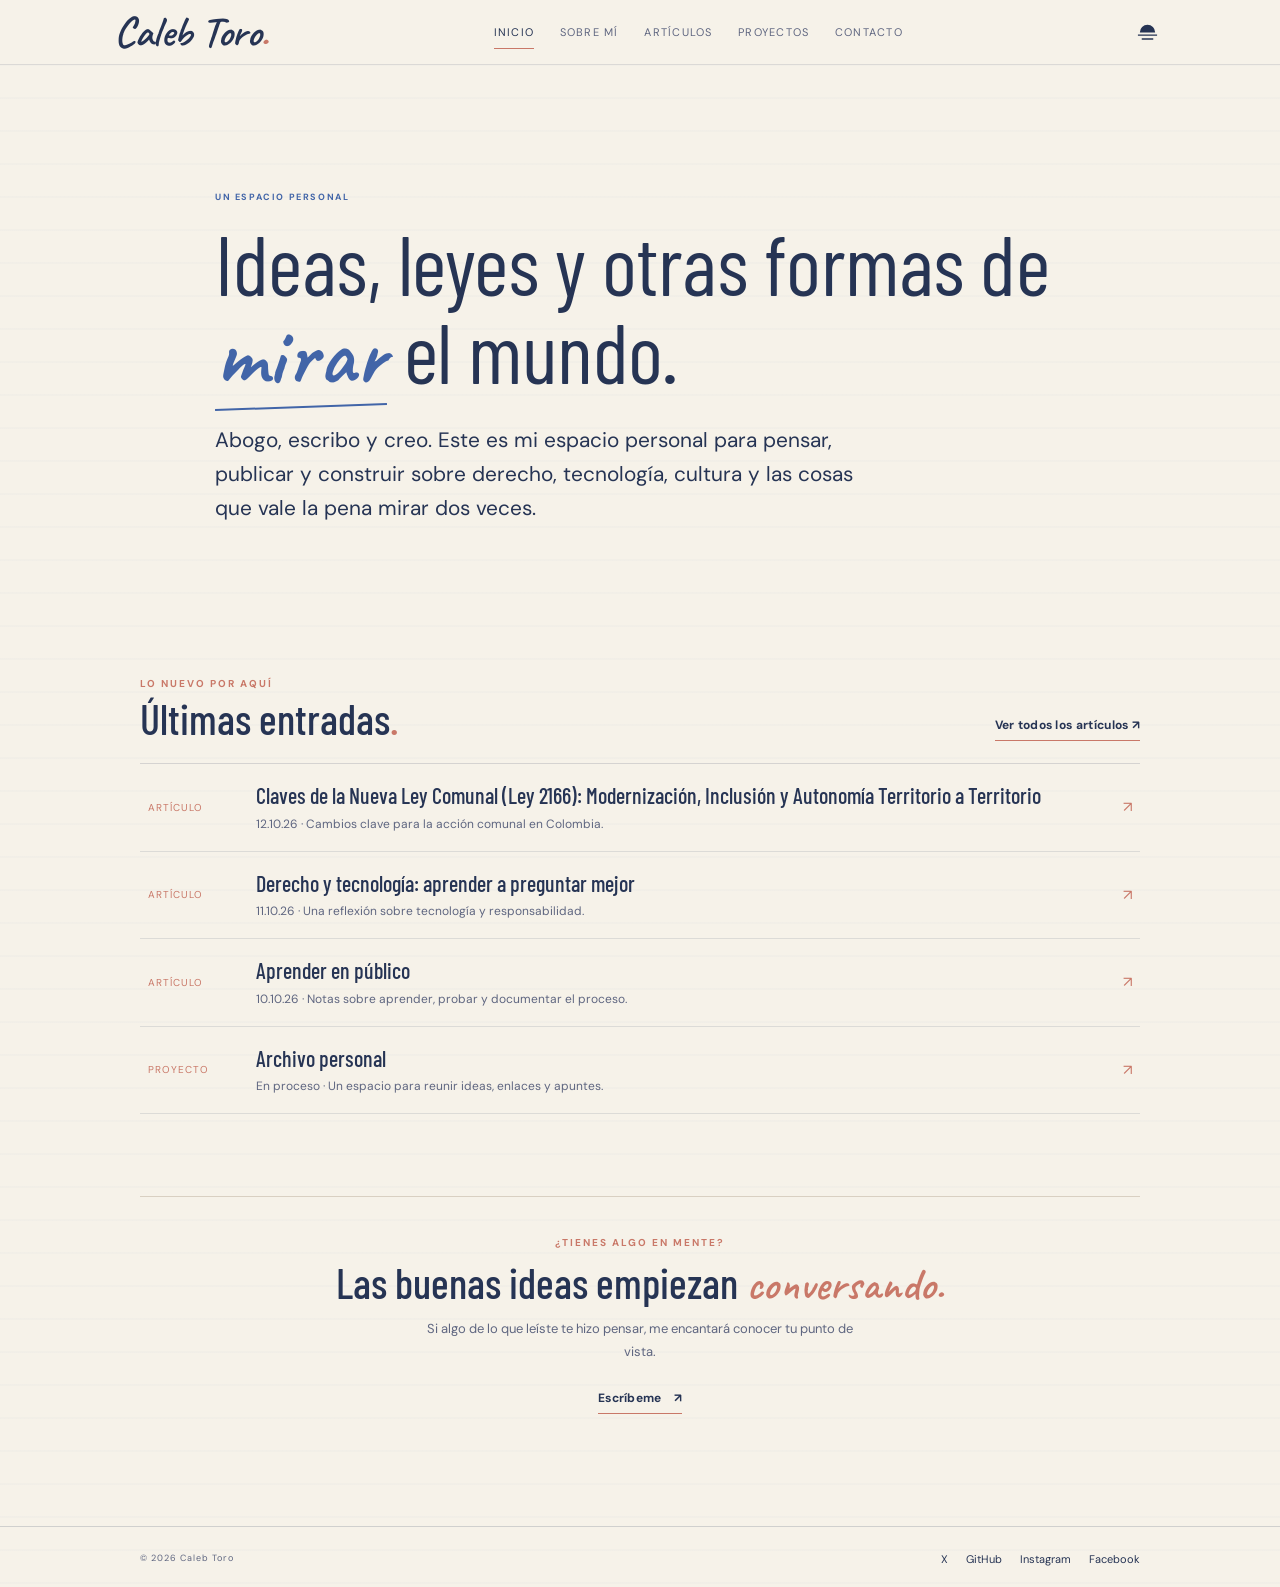
<file: index.html>
<!doctype html>
<html lang="es">
  <head>
    <meta charset="utf-8">
    <meta name="viewport" content="width=device-width, initial-scale=1">
    <meta name="theme-color" content="#f6f2e9">
    <title>Caleb Toro</title>
    <meta
      name="description"
      content="Abogado, escritor y creador. Un espacio personal para pensar y escribir sobre derecho, tecnología y cultura."
    >

    <link rel="preconnect" href="https://fonts.googleapis.com">
    <link rel="preconnect" href="https://fonts.gstatic.com" crossorigin>
    <link
      href="https://fonts.googleapis.com/css2?family=Barlow+Condensed:wght@400;500;600&family=Caveat:wght@500;600&family=DM+Sans:wght@400;500;600;700&display=swap"
      rel="stylesheet"
    >
    <script src="assets/js/theme.js"></script>
    <link rel="stylesheet" href="assets/css/style.css">
  </head>

  <body>
    <a class="skip-link" href="#contenido">Saltar al contenido</a>

    <header class="site-header">
      <div class="header-inner">
        <a class="wordmark" href="index.html">
          Caleb Toro<span class="wordmark-dot">.</span>
        </a>

        <button
          class="menu-toggle"
          type="button"
          aria-expanded="false"
          aria-controls="nav-principal"
        >
          Menú <span>☰</span>
        </button>

        <nav class="primary-nav" id="nav-principal" aria-label="Navegación principal">
          <a href="index.html" aria-current="page">Inicio</a>
          <a href="sobre-mi.html">Sobre mí</a>
          <a href="articulos.html">Artículos</a>
          <a href="proyectos.html">Proyectos</a>
          <a href="contacto.html">Contacto</a>
        </nav>

        <button class="theme-toggle" type="button" aria-label="Cambiar tema" aria-pressed="false">
          <svg viewBox="0 0 24 24" aria-hidden="true">
            <path d="M4 12a8 8 0 0 1 16 0H4Zm-2 2h20v1.5H2zm4 4h12v1.5H6z"></path>
          </svg>
        </button>
      </div>
    </header>

    <main class="site-main" id="contenido">
      <section class="hero paper-panel">
        <div class="hero-copy">
          <p class="eyebrow">UN ESPACIO PERSONAL</p>
          <h1>
            Ideas, leyes y otras formas de <em>mirar</em> el mundo.
          </h1>
          <p class="hero-intro">
            Abogo, escribo y creo. Este es mi espacio personal para pensar,
            publicar y construir sobre derecho, tecnología, cultura y las cosas
            que vale la pena mirar dos veces.
          </p>
        </div>

      </section>

      <section class="section-block latest-section" id="ultimas-entradas">
        <div class="section-heading">
          <div>
            <p class="eyebrow">LO NUEVO POR AQUÍ</p>
            <h2>Últimas entradas<span class="accent">.</span></h2>
          </div>
          <a class="text-link" href="articulos.html">Ver todos los artículos ↗</a>
        </div>

        <div class="entry-list">
          <a class="entry-row" href="posts/ley-comunal.html">
            <span class="entry-date">ARTÍCULO</span>
            <span class="entry-main">
              <strong>
                Claves de la Nueva Ley Comunal (Ley 2166): Modernización,
                Inclusión y Autonomía Territorio a Territorio
              </strong>
              <small>12.10.26 · Cambios clave para la acción comunal en Colombia.</small>
            </span>
            <span class="entry-arrow">↗</span>
          </a>

          <a class="entry-row" href="posts/derecho-y-tecnologia.html">
            <span class="entry-date">ARTÍCULO</span>
            <span class="entry-main">
              <strong>Derecho y tecnología: aprender a preguntar mejor</strong>
              <small>11.10.26 · Una reflexión sobre tecnología y responsabilidad.</small>
            </span>
            <span class="entry-arrow">↗</span>
          </a>

          <a class="entry-row" href="posts/aprender-en-publico.html">
            <span class="entry-date">ARTÍCULO</span>
            <span class="entry-main">
              <strong>Aprender en público</strong>
              <small>10.10.26 · Notas sobre aprender, probar y documentar el proceso.</small>
            </span>
            <span class="entry-arrow">↗</span>
          </a>

          <a class="entry-row" href="proyectos/archivo-personal.html">
            <span class="entry-date">PROYECTO</span>
            <span class="entry-main">
              <strong>Archivo personal</strong>
              <small>En proceso · Un espacio para reunir ideas, enlaces y apuntes.</small>
            </span>
            <span class="entry-arrow">↗</span>
          </a>
        </div>
      </section>

      <section class="closing-note">
        <p class="eyebrow">¿TIENES ALGO EN MENTE?</p>
        <h2>Las buenas ideas empiezan <em>conversando.</em></h2>
        <p class="closing-note-copy">
          Si algo de lo que leíste te hizo pensar, me encantará conocer tu punto de vista.
        </p>
        <a class="text-link" href="contacto.html">
          Escríbeme <span aria-hidden="true">↗</span>
        </a>
      </section>
    </main>

    <footer class="site-footer">
      <div class="footer-inner">
        <p class="copyright">© <span class="current-year">2026</span> Caleb Toro</p>

        <nav class="social-links" aria-label="Redes sociales">
          <a href="https://twitter.com/CalebToro_" target="_blank" rel="noopener noreferrer">X</a>
          <a href="https://github.com/CalebToro" target="_blank" rel="noopener noreferrer">GitHub</a>
          <a href="https://www.instagram.com/calebtoro_/" target="_blank" rel="noopener noreferrer">Instagram</a>
          <a href="https://www.facebook.com/freidertoro7/" target="_blank" rel="noopener noreferrer">Facebook</a>
        </nav>
      </div>
    </footer>

    <script src="assets/js/main.js"></script>
  </body>
</html>
</file>
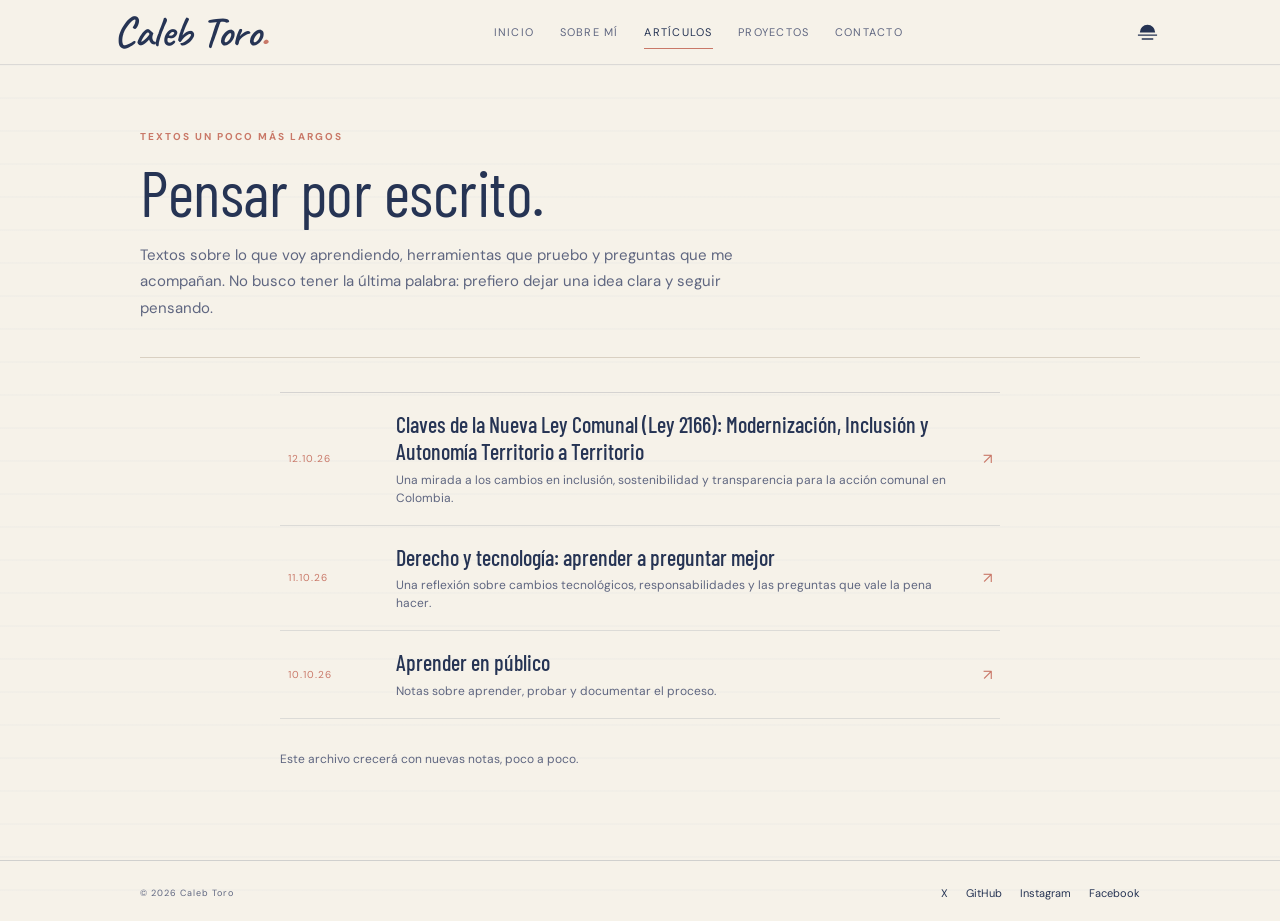
<file: articulos.html>
<!doctype html>
<html lang="es">
  <head>
    <meta charset="utf-8">
    <meta name="viewport" content="width=device-width, initial-scale=1">
    <meta name="theme-color" content="#f6f2e9">
    <title>Artículos — Caleb Toro</title>
    <meta
      name="description"
      content="Artículos de Caleb Toro sobre derecho, tecnología y cultura: ideas en proceso, preguntas y aprendizajes compartidos."
    >

    <link rel="preconnect" href="https://fonts.googleapis.com">
    <link rel="preconnect" href="https://fonts.gstatic.com" crossorigin>
    <link
      href="https://fonts.googleapis.com/css2?family=Barlow+Condensed:wght@400;500;600&family=Caveat:wght@500;600&family=DM+Sans:wght@400;500;600;700&display=swap"
      rel="stylesheet"
    >
    <script src="assets/js/theme.js"></script>
    <link rel="stylesheet" href="assets/css/style.css">
  </head>

  <body>
    <a class="skip-link" href="#contenido">Saltar al contenido</a>

    <header class="site-header">
      <div class="header-inner">
        <a class="wordmark" href="index.html">
          Caleb Toro<span class="wordmark-dot">.</span>
        </a>

        <button
          class="menu-toggle"
          type="button"
          aria-expanded="false"
          aria-controls="nav-principal"
        >
          Menú <span>☰</span>
        </button>

        <nav class="primary-nav" id="nav-principal" aria-label="Navegación principal">
          <a href="index.html">Inicio</a>
          <a href="sobre-mi.html">Sobre mí</a>
          <a href="articulos.html" aria-current="page">Artículos</a>
          <a href="proyectos.html">Proyectos</a>
          <a href="contacto.html">Contacto</a>
        </nav>

        <button class="theme-toggle" type="button" aria-label="Cambiar tema" aria-pressed="false">
          <svg viewBox="0 0 24 24" aria-hidden="true">
            <path d="M4 12a8 8 0 0 1 16 0H4Zm-2 2h20v1.5H2zm4 4h12v1.5H6z"></path>
          </svg>
        </button>
      </div>
    </header>

    <main class="site-main" id="contenido">
      <header class="page-header">
        <p class="eyebrow">TEXTOS UN POCO MÁS LARGOS</p>
        <h1 class="page-title">Pensar por escrito.</h1>
        <p class="page-intro">
          Textos sobre lo que voy aprendiendo, herramientas que pruebo y preguntas
          que me acompañan. No busco tener la última palabra: prefiero dejar una
          idea clara y seguir pensando.
        </p>
      </header>

      <div class="reading-column">
        <div class="entry-list">
          <a class="entry-row" href="posts/ley-comunal.html">
            <span class="entry-date">12.10.26</span>
            <span class="entry-main">
              <strong>
                Claves de la Nueva Ley Comunal (Ley 2166): Modernización,
                Inclusión y Autonomía Territorio a Territorio
              </strong>
              <small>
                Una mirada a los cambios en inclusión, sostenibilidad y
                transparencia para la acción comunal en Colombia.
              </small>
            </span>
            <span class="entry-arrow">↗</span>
          </a>

          <a class="entry-row" href="posts/derecho-y-tecnologia.html">
            <span class="entry-date">11.10.26</span>
            <span class="entry-main">
              <strong>Derecho y tecnología: aprender a preguntar mejor</strong>
              <small>
                Una reflexión sobre cambios tecnológicos, responsabilidades y las
                preguntas que vale la pena hacer.
              </small>
            </span>
            <span class="entry-arrow">↗</span>
          </a>

          <a class="entry-row" href="posts/aprender-en-publico.html">
            <span class="entry-date">10.10.26</span>
            <span class="entry-main">
              <strong>Aprender en público</strong>
              <small>Notas sobre aprender, probar y documentar el proceso.</small>
            </span>
            <span class="entry-arrow">↗</span>
          </a>
        </div>

        <p class="quiet-note">Este archivo crecerá con nuevas notas, poco a poco.</p>
      </div>
    </main>

    <footer class="site-footer">
      <div class="footer-inner">
        <p class="copyright">© <span class="current-year">2026</span> Caleb Toro</p>

        <nav class="social-links" aria-label="Redes sociales">
          <a href="https://twitter.com/CalebToro_" target="_blank" rel="noopener noreferrer">X</a>
          <a href="https://github.com/CalebToro" target="_blank" rel="noopener noreferrer">GitHub</a>
          <a href="https://www.instagram.com/calebtoro_/" target="_blank" rel="noopener noreferrer">Instagram</a>
          <a href="https://www.facebook.com/freidertoro7/" target="_blank" rel="noopener noreferrer">Facebook</a>
        </nav>
      </div>
    </footer>

    <script src="assets/js/main.js"></script>
  </body>
</html>
</file>
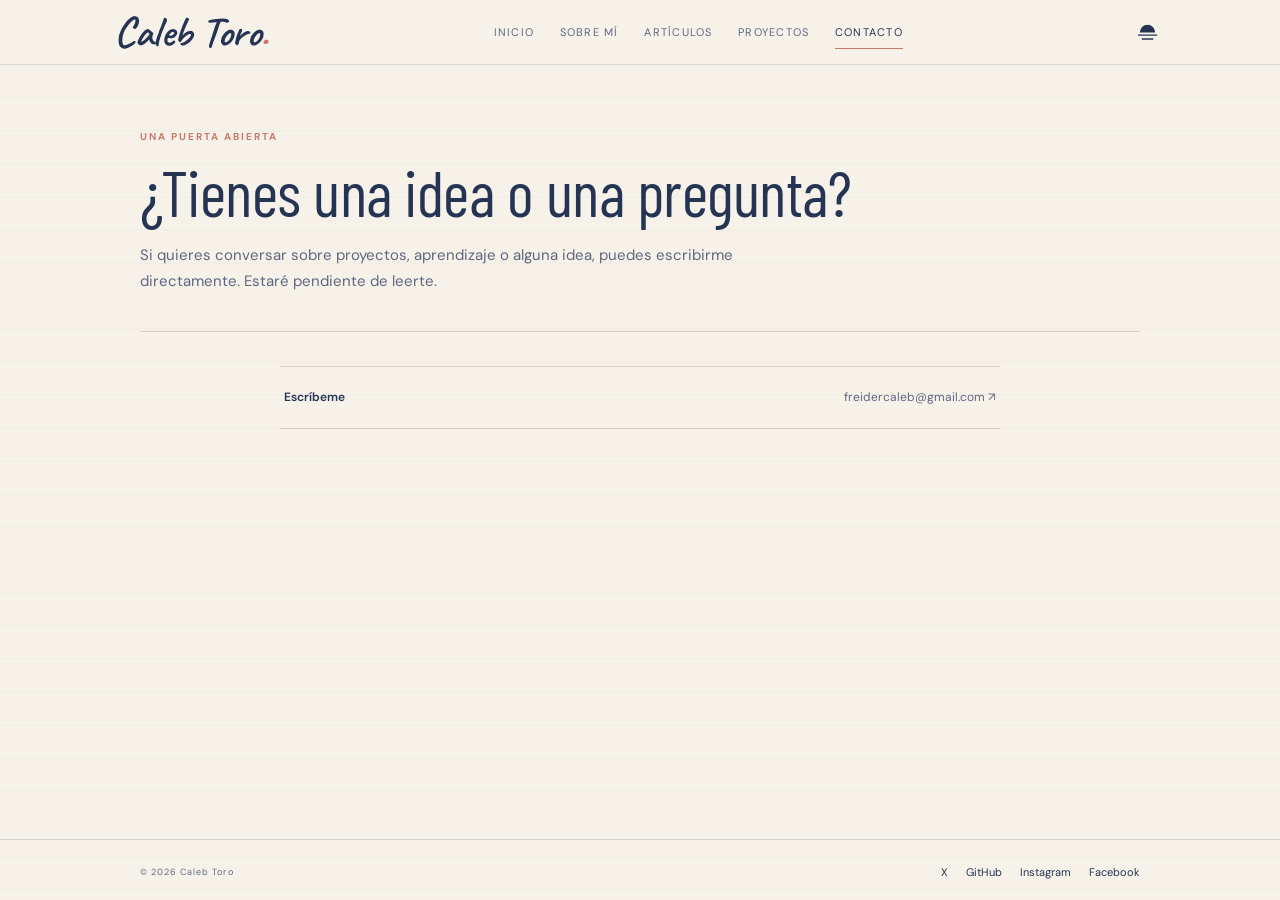
<file: contacto.html>
<!doctype html>
<html lang="es">
  <head>
    <meta charset="utf-8">
    <meta name="viewport" content="width=device-width, initial-scale=1">
    <meta name="theme-color" content="#f6f2e9">
    <title>Contacto — Caleb Toro</title>
    <meta
      name="description"
      content="Ponte en contacto con Caleb Toro para conversar sobre proyectos, aprendizaje o ideas. Correo: freidercaleb@gmail.com."
    >

    <link rel="preconnect" href="https://fonts.googleapis.com">
    <link rel="preconnect" href="https://fonts.gstatic.com" crossorigin>
    <link
      href="https://fonts.googleapis.com/css2?family=Barlow+Condensed:wght@400;500;600&family=Caveat:wght@500;600&family=DM+Sans:wght@400;500;600;700&display=swap"
      rel="stylesheet"
    >
    <script src="assets/js/theme.js"></script>
    <link rel="stylesheet" href="assets/css/style.css">
  </head>

  <body>
    <a class="skip-link" href="#contenido">Saltar al contenido</a>

    <header class="site-header">
      <div class="header-inner">
        <a class="wordmark" href="index.html">
          Caleb Toro<span class="wordmark-dot">.</span>
        </a>

        <button
          class="menu-toggle"
          type="button"
          aria-expanded="false"
          aria-controls="nav-principal"
        >
          Menú <span>☰</span>
        </button>

        <nav class="primary-nav" id="nav-principal" aria-label="Navegación principal">
          <a href="index.html">Inicio</a>
          <a href="sobre-mi.html">Sobre mí</a>
          <a href="articulos.html">Artículos</a>
          <a href="proyectos.html">Proyectos</a>
          <a href="contacto.html" aria-current="page">Contacto</a>
        </nav>

        <button class="theme-toggle" type="button" aria-label="Cambiar tema" aria-pressed="false">
          <svg viewBox="0 0 24 24" aria-hidden="true">
            <path d="M4 12a8 8 0 0 1 16 0H4Zm-2 2h20v1.5H2zm4 4h12v1.5H6z"></path>
          </svg>
        </button>
      </div>
    </header>

    <main class="site-main" id="contenido">
      <header class="page-header">
        <p class="eyebrow">UNA PUERTA ABIERTA</p>
        <h1 class="page-title">¿Tienes una idea o una pregunta?</h1>
        <p class="page-intro">
          Si quieres conversar sobre proyectos, aprendizaje o alguna idea, puedes
          escribirme directamente. Estaré pendiente de leerte.
        </p>
      </header>

      <div class="reading-column">
        <div class="contact-list">
          <a class="contact-row" href="mailto:freidercaleb@gmail.com">
            <strong>Escríbeme</strong>
            <span>freidercaleb@gmail.com ↗</span>
          </a>
        </div>
      </div>
    </main>

    <footer class="site-footer">
      <div class="footer-inner">
        <p class="copyright">© <span class="current-year">2026</span> Caleb Toro</p>

        <nav class="social-links" aria-label="Redes sociales">
          <a href="https://twitter.com/CalebToro_" target="_blank" rel="noopener noreferrer">X</a>
          <a href="https://github.com/CalebToro" target="_blank" rel="noopener noreferrer">GitHub</a>
          <a href="https://www.instagram.com/calebtoro_/" target="_blank" rel="noopener noreferrer">Instagram</a>
          <a href="https://www.facebook.com/freidertoro7/" target="_blank" rel="noopener noreferrer">Facebook</a>
        </nav>
      </div>
    </footer>

    <script src="assets/js/main.js"></script>
  </body>
</html>
</file>
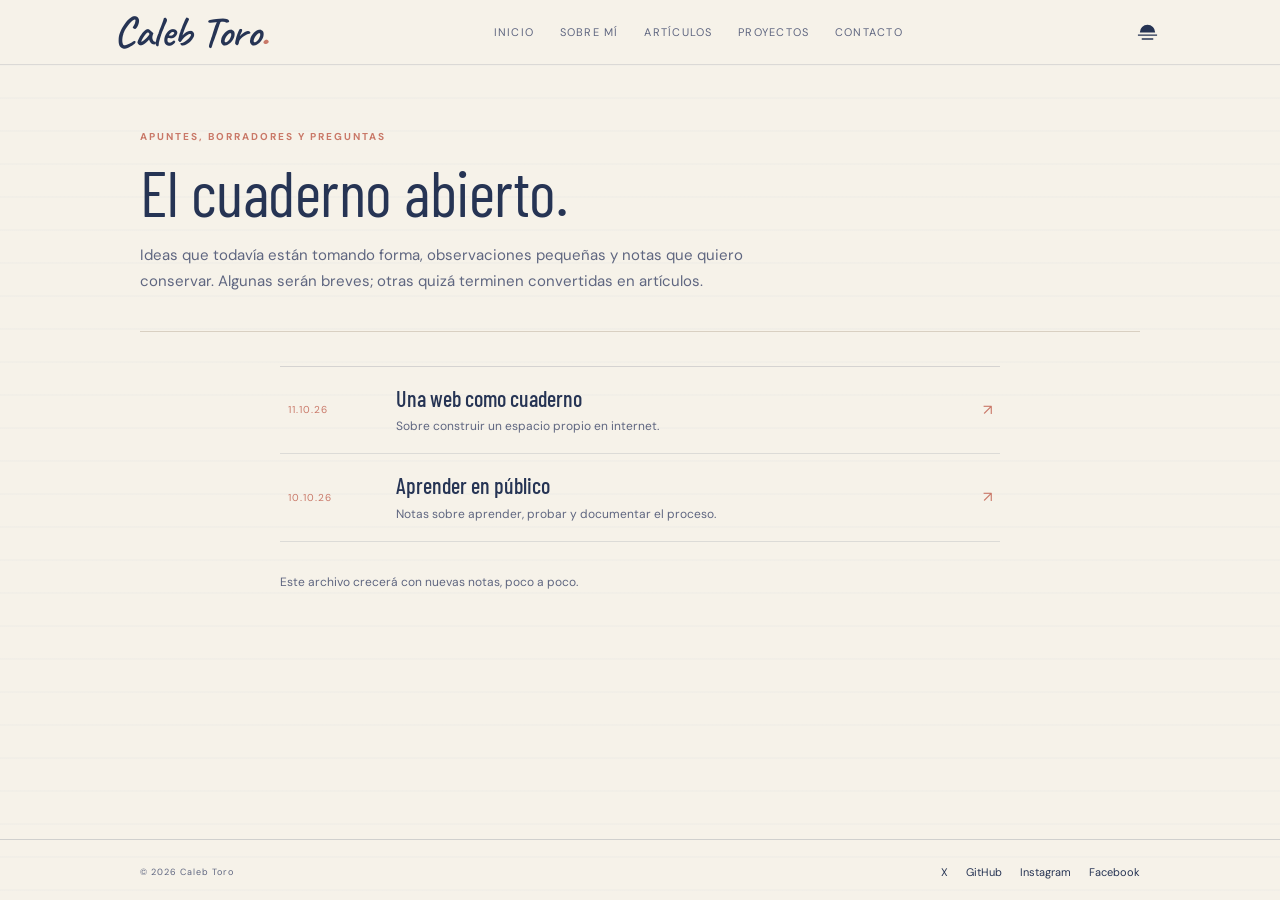
<file: cuaderno.html>
<!doctype html>
<html lang="es">
  <head>
    <meta charset="utf-8">
    <meta name="viewport" content="width=device-width, initial-scale=1">
    <meta name="theme-color" content="#f6f2e9">
    <title>Cuaderno — Caleb Toro</title>
    <meta
      name="description"
      content="Notas, borradores y preguntas de Caleb Toro sobre ideas que todavía están tomando forma y aprendizajes del camino."
    >

    <link rel="preconnect" href="https://fonts.googleapis.com">
    <link rel="preconnect" href="https://fonts.gstatic.com" crossorigin>
    <link
      href="https://fonts.googleapis.com/css2?family=Barlow+Condensed:wght@400;500;600&family=Caveat:wght@500;600&family=DM+Sans:wght@400;500;600;700&display=swap"
      rel="stylesheet"
    >
    <script src="assets/js/theme.js"></script>
    <link rel="stylesheet" href="assets/css/style.css">
  </head>

  <body>
    <a class="skip-link" href="#contenido">Saltar al contenido</a>

    <header class="site-header">
      <div class="header-inner">
        <a class="wordmark" href="index.html">
          Caleb Toro<span class="wordmark-dot">.</span>
        </a>

        <button
          class="menu-toggle"
          type="button"
          aria-expanded="false"
          aria-controls="nav-principal"
        >
          Menú <span>☰</span>
        </button>

        <nav class="primary-nav" id="nav-principal" aria-label="Navegación principal">
          <a href="index.html">Inicio</a>
          <a href="sobre-mi.html">Sobre mí</a>
          <a href="articulos.html">Artículos</a>
          <a href="proyectos.html">Proyectos</a>
          <a href="contacto.html">Contacto</a>
        </nav>

        <button class="theme-toggle" type="button" aria-label="Cambiar tema" aria-pressed="false">
          <svg viewBox="0 0 24 24" aria-hidden="true">
            <path d="M4 12a8 8 0 0 1 16 0H4Zm-2 2h20v1.5H2zm4 4h12v1.5H6z"></path>
          </svg>
        </button>
      </div>
    </header>

    <main class="site-main" id="contenido">
      <header class="page-header">
        <p class="eyebrow">APUNTES, BORRADORES Y PREGUNTAS</p>
        <h1 class="page-title">El cuaderno abierto.</h1>
        <p class="page-intro">
          Ideas que todavía están tomando forma, observaciones pequeñas y notas que
          quiero conservar. Algunas serán breves; otras quizá terminen convertidas
          en artículos.
        </p>
      </header>

      <div class="reading-column">
        <div class="entry-list">
          <a class="entry-row" href="posts/una-web-como-cuaderno.html">
            <span class="entry-date">11.10.26</span>
            <span class="entry-main">
              <strong>Una web como cuaderno</strong>
              <small>Sobre construir un espacio propio en internet.</small>
            </span>
            <span class="entry-arrow">↗</span>
          </a>

          <a class="entry-row" href="posts/aprender-en-publico.html">
            <span class="entry-date">10.10.26</span>
            <span class="entry-main">
              <strong>Aprender en público</strong>
              <small>Notas sobre aprender, probar y documentar el proceso.</small>
            </span>
            <span class="entry-arrow">↗</span>
          </a>
        </div>

        <p class="quiet-note">Este archivo crecerá con nuevas notas, poco a poco.</p>
      </div>
    </main>

    <footer class="site-footer">
      <div class="footer-inner">
        <p class="copyright">© <span class="current-year">2026</span> Caleb Toro</p>

        <nav class="social-links" aria-label="Redes sociales">
          <a href="https://twitter.com/CalebToro_" target="_blank" rel="noopener noreferrer">X</a>
          <a href="https://github.com/CalebToro" target="_blank" rel="noopener noreferrer">GitHub</a>
          <a href="https://www.instagram.com/calebtoro_/" target="_blank" rel="noopener noreferrer">Instagram</a>
          <a href="https://www.facebook.com/freidertoro7/" target="_blank" rel="noopener noreferrer">Facebook</a>
        </nav>
      </div>
    </footer>

    <script src="assets/js/main.js"></script>
  </body>
</html>
</file>
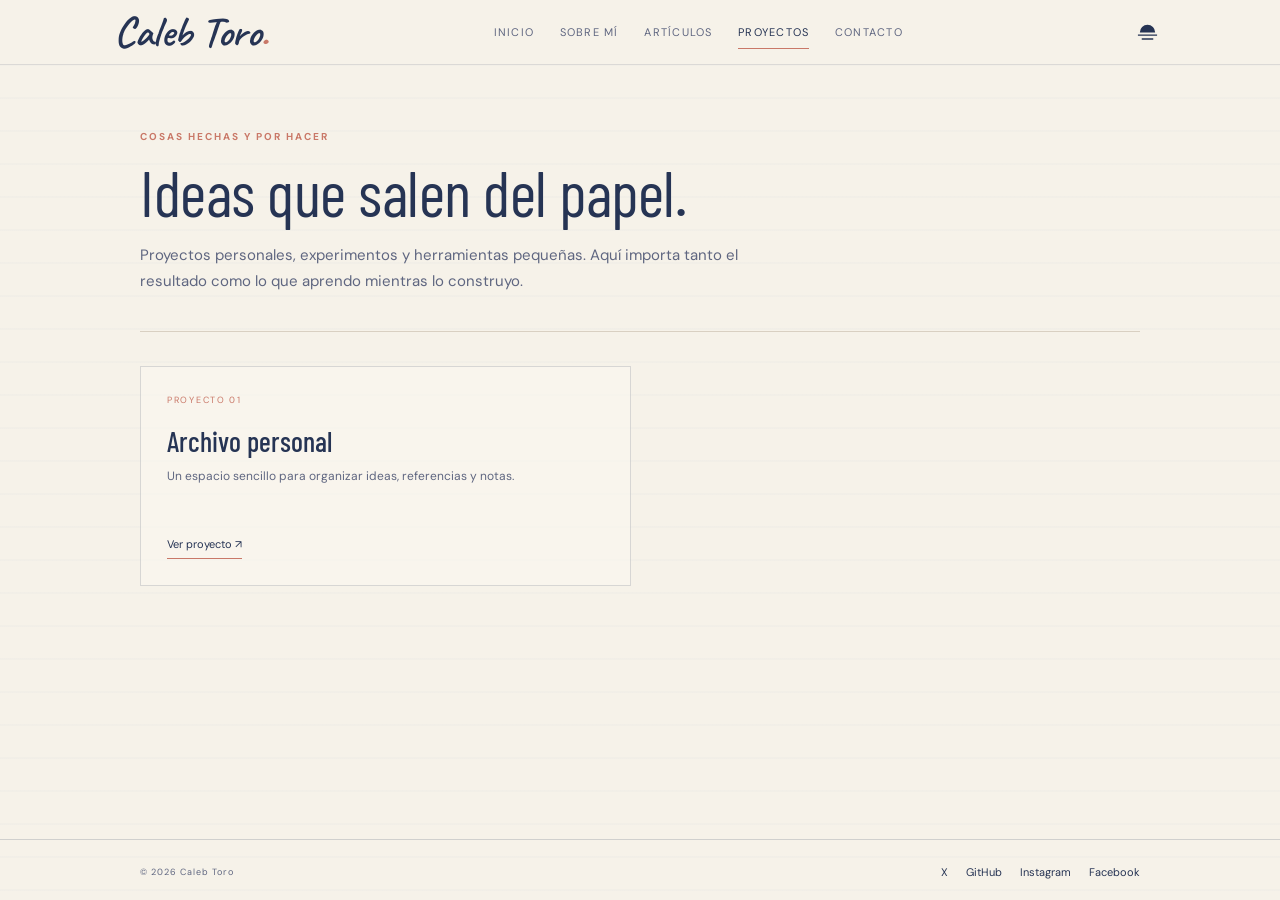
<file: proyectos.html>
<!doctype html>
<html lang="es">
  <head>
    <meta charset="utf-8">
    <meta name="viewport" content="width=device-width, initial-scale=1">
    <meta name="theme-color" content="#f6f2e9">
    <title>Proyectos — Caleb Toro</title>
    <meta
      name="description"
      content="Proyectos personales y experimentos de Caleb Toro, con apuntes sobre las ideas, herramientas y aprendizajes detrás de cada uno."
    >

    <link rel="preconnect" href="https://fonts.googleapis.com">
    <link rel="preconnect" href="https://fonts.gstatic.com" crossorigin>
    <link
      href="https://fonts.googleapis.com/css2?family=Barlow+Condensed:wght@400;500;600&family=Caveat:wght@500;600&family=DM+Sans:wght@400;500;600;700&display=swap"
      rel="stylesheet"
    >
    <script src="assets/js/theme.js"></script>
    <link rel="stylesheet" href="assets/css/style.css">
  </head>

  <body>
    <a class="skip-link" href="#contenido">Saltar al contenido</a>

    <header class="site-header">
      <div class="header-inner">
        <a class="wordmark" href="index.html">
          Caleb Toro<span class="wordmark-dot">.</span>
        </a>

        <button
          class="menu-toggle"
          type="button"
          aria-expanded="false"
          aria-controls="nav-principal"
        >
          Menú <span>☰</span>
        </button>

        <nav class="primary-nav" id="nav-principal" aria-label="Navegación principal">
          <a href="index.html">Inicio</a>
          <a href="sobre-mi.html">Sobre mí</a>
          <a href="articulos.html">Artículos</a>
          <a href="proyectos.html" aria-current="page">Proyectos</a>
          <a href="contacto.html">Contacto</a>
        </nav>

        <button class="theme-toggle" type="button" aria-label="Cambiar tema" aria-pressed="false">
          <svg viewBox="0 0 24 24" aria-hidden="true">
            <path d="M4 12a8 8 0 0 1 16 0H4Zm-2 2h20v1.5H2zm4 4h12v1.5H6z"></path>
          </svg>
        </button>
      </div>
    </header>

    <main class="site-main" id="contenido">
      <header class="page-header">
        <p class="eyebrow">COSAS HECHAS Y POR HACER</p>
        <h1 class="page-title">Ideas que salen del papel.</h1>
        <p class="page-intro">
          Proyectos personales, experimentos y herramientas pequeñas. Aquí importa
          tanto el resultado como lo que aprendo mientras lo construyo.
        </p>
      </header>

      <div class="project-grid listing-grid">
        <a class="project-card" href="proyectos/archivo-personal.html">
          <span class="card-index">PROYECTO 01</span>
          <h3>Archivo personal</h3>
          <p>Un espacio sencillo para organizar ideas, referencias y notas.</p>
          <span class="card-link">Ver proyecto ↗</span>
        </a>
      </div>
    </main>

    <footer class="site-footer">
      <div class="footer-inner">
        <p class="copyright">© <span class="current-year">2026</span> Caleb Toro</p>

        <nav class="social-links" aria-label="Redes sociales">
          <a href="https://twitter.com/CalebToro_" target="_blank" rel="noopener noreferrer">X</a>
          <a href="https://github.com/CalebToro" target="_blank" rel="noopener noreferrer">GitHub</a>
          <a href="https://www.instagram.com/calebtoro_/" target="_blank" rel="noopener noreferrer">Instagram</a>
          <a href="https://www.facebook.com/freidertoro7/" target="_blank" rel="noopener noreferrer">Facebook</a>
        </nav>
      </div>
    </footer>

    <script src="assets/js/main.js"></script>
  </body>
</html>
</file>
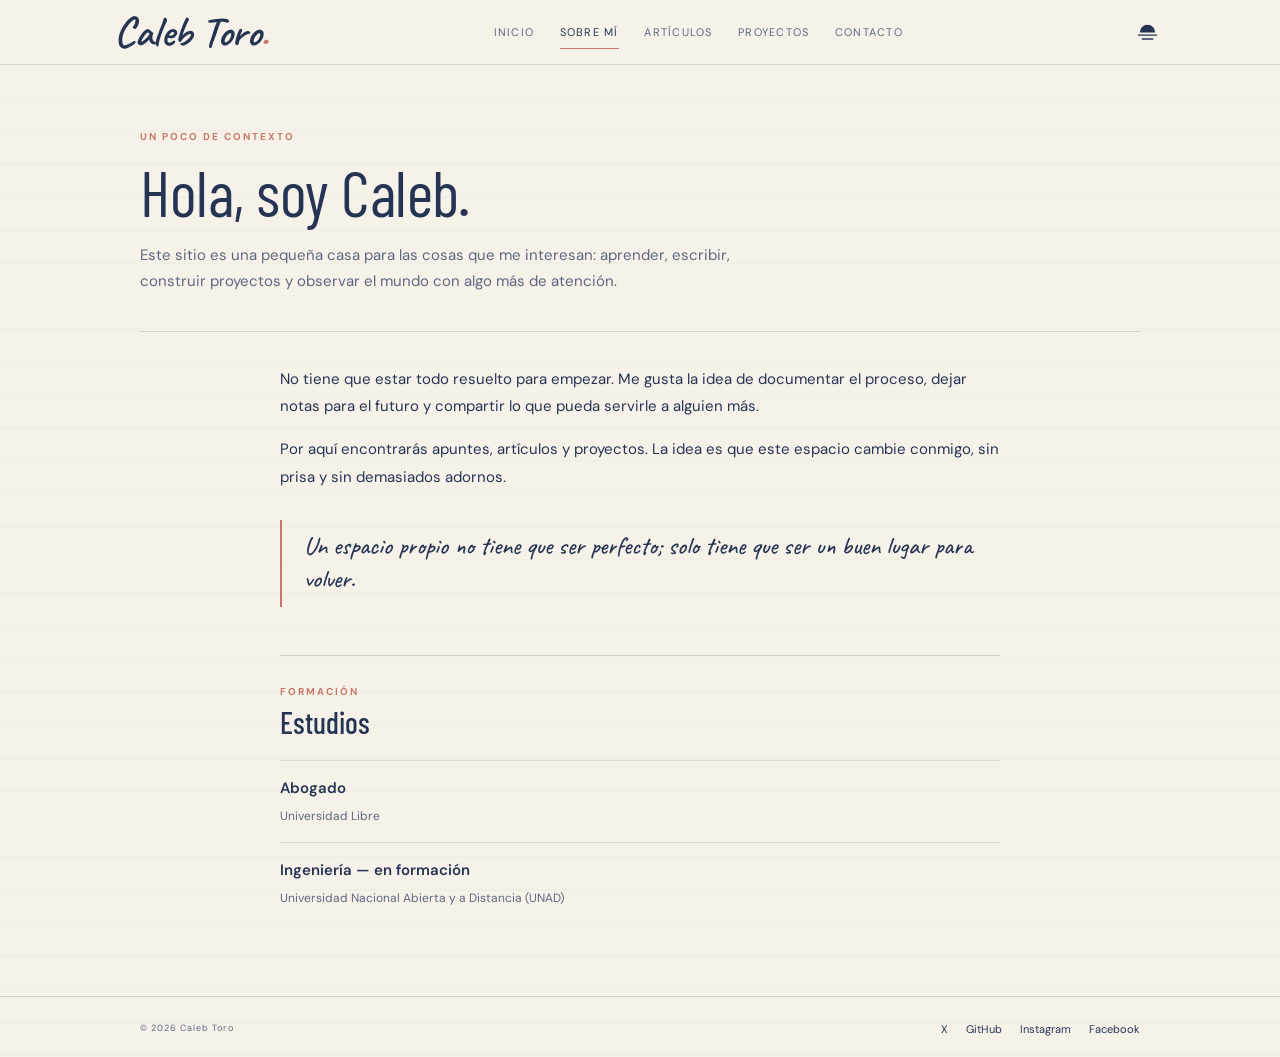
<file: sobre-mi.html>
<!doctype html>
<html lang="es">
  <head>
    <meta charset="utf-8">
    <meta name="viewport" content="width=device-width, initial-scale=1">
    <meta name="theme-color" content="#f6f2e9">
    <title>Sobre mí — Caleb Toro</title>
    <meta
      name="description"
      content="Conoce a Caleb Toro: abogado de la Universidad Libre, ingeniero en formación en la UNAD y autor de este espacio personal."
    >

    <link rel="preconnect" href="https://fonts.googleapis.com">
    <link rel="preconnect" href="https://fonts.gstatic.com" crossorigin>
    <link
      href="https://fonts.googleapis.com/css2?family=Barlow+Condensed:wght@400;500;600&family=Caveat:wght@500;600&family=DM+Sans:wght@400;500;600;700&display=swap"
      rel="stylesheet"
    >
    <script src="assets/js/theme.js"></script>
    <link rel="stylesheet" href="assets/css/style.css">
  </head>

  <body>
    <a class="skip-link" href="#contenido">Saltar al contenido</a>

    <header class="site-header">
      <div class="header-inner">
        <a class="wordmark" href="index.html">
          Caleb Toro<span class="wordmark-dot">.</span>
        </a>

        <button
          class="menu-toggle"
          type="button"
          aria-expanded="false"
          aria-controls="nav-principal"
        >
          Menú <span>☰</span>
        </button>

        <nav class="primary-nav" id="nav-principal" aria-label="Navegación principal">
          <a href="index.html">Inicio</a>
          <a href="sobre-mi.html" aria-current="page">Sobre mí</a>
          <a href="articulos.html">Artículos</a>
          <a href="proyectos.html">Proyectos</a>
          <a href="contacto.html">Contacto</a>
        </nav>

        <button class="theme-toggle" type="button" aria-label="Cambiar tema" aria-pressed="false">
          <svg viewBox="0 0 24 24" aria-hidden="true">
            <path d="M4 12a8 8 0 0 1 16 0H4Zm-2 2h20v1.5H2zm4 4h12v1.5H6z"></path>
          </svg>
        </button>
      </div>
    </header>

    <main class="site-main" id="contenido">
      <header class="page-header">
        <p class="eyebrow">UN POCO DE CONTEXTO</p>
        <h1 class="page-title">Hola, soy Caleb.</h1>
        <p class="page-intro">
          Este sitio es una pequeña casa para las cosas que me interesan: aprender,
          escribir, construir proyectos y observar el mundo con algo más de atención.
        </p>
      </header>

      <div class="reading-column prose">
        <p>
          No tiene que estar todo resuelto para empezar. Me gusta la idea de
          documentar el proceso, dejar notas para el futuro y compartir lo que pueda
          servirle a alguien más.
        </p>
        <p>
          Por aquí encontrarás apuntes, artículos y proyectos. La idea es que este
          espacio cambie conmigo, sin prisa y sin demasiados adornos.
        </p>
        <blockquote>
          Un espacio propio no tiene que ser perfecto; solo tiene que ser un buen
          lugar para volver.
        </blockquote>

        <section class="education" aria-labelledby="education-title">
          <p class="eyebrow">FORMACIÓN</p>
          <h2 id="education-title">Estudios</h2>
          <dl class="education-list">
            <div class="education-item">
              <dt>Abogado</dt>
              <dd>Universidad Libre</dd>
            </div>
            <div class="education-item">
              <dt>Ingeniería — en formación</dt>
              <dd>Universidad Nacional Abierta y a Distancia (UNAD)</dd>
            </div>
          </dl>
        </section>
      </div>
    </main>

    <footer class="site-footer">
      <div class="footer-inner">
        <p class="copyright">© <span class="current-year">2026</span> Caleb Toro</p>

        <nav class="social-links" aria-label="Redes sociales">
          <a href="https://twitter.com/CalebToro_" target="_blank" rel="noopener noreferrer">X</a>
          <a href="https://github.com/CalebToro" target="_blank" rel="noopener noreferrer">GitHub</a>
          <a href="https://www.instagram.com/calebtoro_/" target="_blank" rel="noopener noreferrer">Instagram</a>
          <a href="https://www.facebook.com/freidertoro7/" target="_blank" rel="noopener noreferrer">Facebook</a>
        </nav>
      </div>
    </footer>

    <script src="assets/js/main.js"></script>
  </body>
</html>
</file>
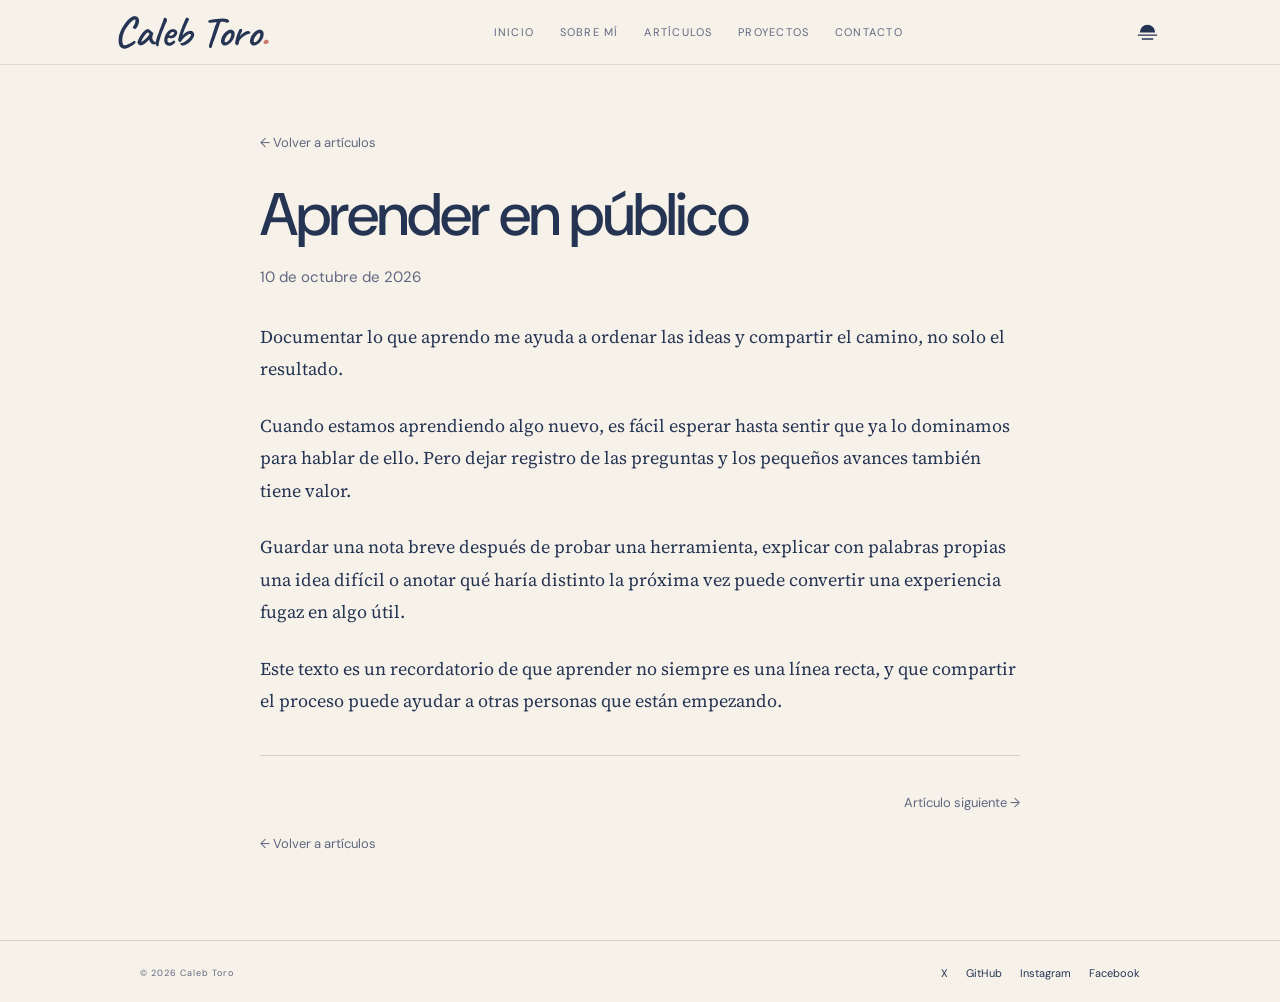
<file: posts/aprender-en-publico.html>
<!doctype html>
<html lang="es">
  <head>
    <meta charset="utf-8">
    <meta name="viewport" content="width=device-width, initial-scale=1">
    <meta name="theme-color" content="#f6f2e9">
    <title>Aprender en público — Caleb Toro</title>
    <meta
      name="description"
      content="Una nota sobre compartir el proceso de aprendizaje: documentar preguntas, pequeños avances y lo que descubrimos al probar."
    >

    <link rel="preconnect" href="https://fonts.googleapis.com">
    <link rel="preconnect" href="https://fonts.gstatic.com" crossorigin>
    <link
      href="https://fonts.googleapis.com/css2?family=Barlow+Condensed:wght@400;500;600&family=Caveat:wght@500;600&family=DM+Sans:wght@400;500;600;700&family=Source+Serif+4:wght@400;500&display=swap"
      rel="stylesheet"
    >
    <script src="../assets/js/theme.js"></script>
    <link rel="stylesheet" href="../assets/css/style.css">
  </head>

  <body class="article-reading-page">
    <a class="skip-link" href="#contenido">Saltar al contenido</a>

    <header class="site-header">
      <div class="header-inner">
        <a class="wordmark" href="../index.html">
          Caleb Toro<span class="wordmark-dot">.</span>
        </a>

        <button
          class="menu-toggle"
          type="button"
          aria-expanded="false"
          aria-controls="nav-principal"
        >
          Menú <span>☰</span>
        </button>

        <nav class="primary-nav" id="nav-principal" aria-label="Navegación principal">
          <a href="../index.html">Inicio</a>
          <a href="../sobre-mi.html">Sobre mí</a>
          <a href="../articulos.html">Artículos</a>
          <a href="../proyectos.html">Proyectos</a>
          <a href="../contacto.html">Contacto</a>
        </nav>

        <button class="theme-toggle" type="button" aria-label="Cambiar tema" aria-pressed="false">
          <svg viewBox="0 0 24 24" aria-hidden="true">
            <path d="M4 12a8 8 0 0 1 16 0H4Zm-2 2h20v1.5H2zm4 4h12v1.5H6z"></path>
          </svg>
        </button>
      </div>
    </header>

    <main class="site-main" id="contenido">
      <article class="reading-column article-page">
        <a class="back-link" href="../articulos.html">← Volver a artículos</a>

        <header class="article-heading">
          <h1 class="page-title">Aprender en público</h1>
          <p class="article-date">
            <time datetime="2026-10-10">10 de octubre de 2026</time>
          </p>
        </header>

        <div class="prose">
          <p>
            Documentar lo que aprendo me ayuda a ordenar las ideas y compartir el
            camino, no solo el resultado.
          </p>

          <p>
            Cuando estamos aprendiendo algo nuevo, es fácil esperar hasta sentir que
            ya lo dominamos para hablar de ello. Pero dejar registro de las preguntas
            y los pequeños avances también tiene valor.
          </p>

          <p>
            Guardar una nota breve después de probar una herramienta, explicar con
            palabras propias una idea difícil o anotar qué haría distinto la próxima
            vez puede convertir una experiencia fugaz en algo útil.
          </p>

          <p>
            Este texto es un recordatorio de que aprender no siempre es una línea
            recta, y que compartir el proceso puede ayudar a otras personas que están
            empezando.
          </p>
        </div>

        <nav class="article-pagination article-pagination-next" aria-label="Navegación entre artículos">
          <a class="back-link" href="derecho-y-tecnologia.html">Artículo siguiente →</a>
        </nav>

        <a class="back-link" href="../articulos.html">← Volver a artículos</a>
      </article>
    </main>

    <footer class="site-footer">
      <div class="footer-inner">
        <p class="copyright">© <span class="current-year">2026</span> Caleb Toro</p>

        <nav class="social-links" aria-label="Redes sociales">
          <a href="https://twitter.com/CalebToro_" target="_blank" rel="noopener noreferrer">X</a>
          <a href="https://github.com/CalebToro" target="_blank" rel="noopener noreferrer">GitHub</a>
          <a href="https://www.instagram.com/calebtoro_/" target="_blank" rel="noopener noreferrer">Instagram</a>
          <a href="https://www.facebook.com/freidertoro7/" target="_blank" rel="noopener noreferrer">Facebook</a>
        </nav>
      </div>
    </footer>

    <script src="../assets/js/main.js"></script>
  </body>
</html>
</file>
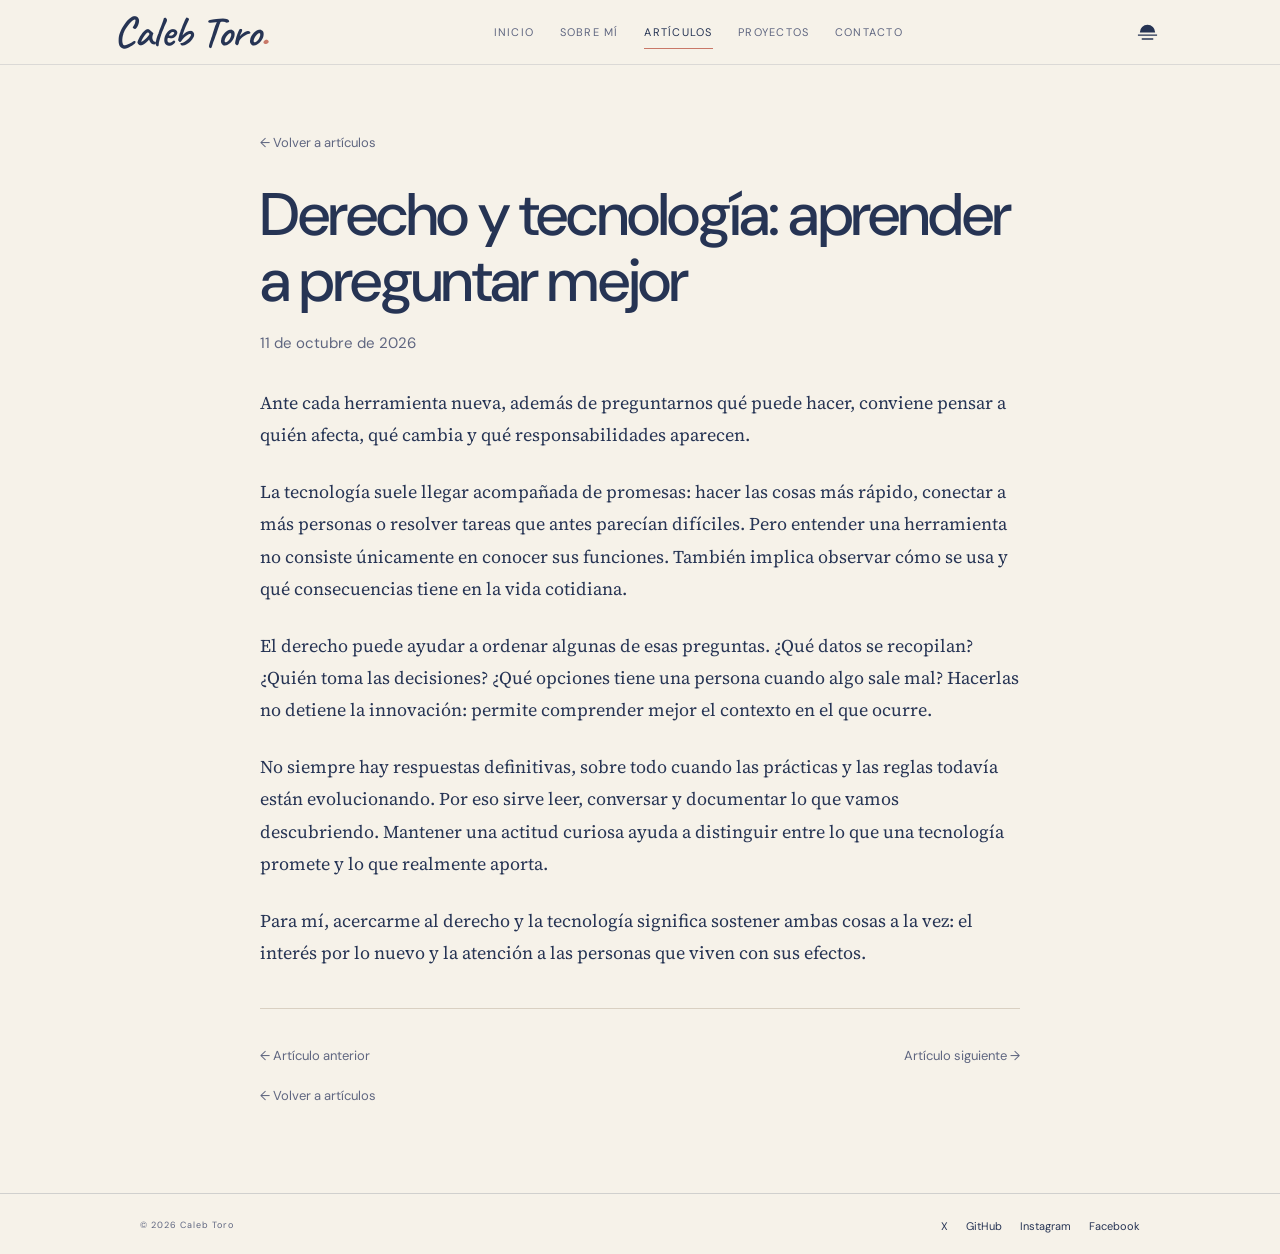
<file: posts/derecho-y-tecnologia.html>
<!doctype html>
<html lang="es">
  <head>
    <meta charset="utf-8">
    <meta name="viewport" content="width=device-width, initial-scale=1">
    <meta name="theme-color" content="#f6f2e9">
    <title>Derecho y tecnología: aprender a preguntar mejor — Caleb Toro</title>
    <meta
      name="description"
      content="Una reflexión sobre cómo acercarse a los cambios tecnológicos desde el derecho y hacer mejores preguntas."
    >

    <link rel="preconnect" href="https://fonts.googleapis.com">
    <link rel="preconnect" href="https://fonts.gstatic.com" crossorigin>
    <link
      href="https://fonts.googleapis.com/css2?family=Barlow+Condensed:wght@400;500;600&family=Caveat:wght@500;600&family=DM+Sans:wght@400;500;600;700&family=Source+Serif+4:wght@400;500&display=swap"
      rel="stylesheet"
    >
    <script src="../assets/js/theme.js"></script>
    <link rel="stylesheet" href="../assets/css/style.css">
  </head>

  <body class="article-reading-page">
    <a class="skip-link" href="#contenido">Saltar al contenido</a>

    <header class="site-header">
      <div class="header-inner">
        <a class="wordmark" href="../index.html">
          Caleb Toro<span class="wordmark-dot">.</span>
        </a>

        <button
          class="menu-toggle"
          type="button"
          aria-expanded="false"
          aria-controls="nav-principal"
        >
          Menú <span>☰</span>
        </button>

        <nav class="primary-nav" id="nav-principal" aria-label="Navegación principal">
          <a href="../index.html">Inicio</a>
          <a href="../sobre-mi.html">Sobre mí</a>
          <a href="../articulos.html" aria-current="page">Artículos</a>
          <a href="../proyectos.html">Proyectos</a>
          <a href="../contacto.html">Contacto</a>
        </nav>

        <button class="theme-toggle" type="button" aria-label="Cambiar tema" aria-pressed="false">
          <svg viewBox="0 0 24 24" aria-hidden="true">
            <path d="M4 12a8 8 0 0 1 16 0H4Zm-2 2h20v1.5H2zm4 4h12v1.5H6z"></path>
          </svg>
        </button>
      </div>
    </header>

    <main class="site-main" id="contenido">
      <article class="reading-column article-page">
        <a class="back-link" href="../articulos.html">← Volver a artículos</a>

        <header class="article-heading">
          <h1 class="page-title">Derecho y tecnología: aprender a preguntar mejor</h1>
          <p class="article-date">
            <time datetime="2026-10-11">11 de octubre de 2026</time>
          </p>
        </header>

        <div class="prose">
          <p>
            Ante cada herramienta nueva, además de preguntarnos qué puede hacer,
            conviene pensar a quién afecta, qué cambia y qué responsabilidades aparecen.
          </p>

          <p>
            La tecnología suele llegar acompañada de promesas: hacer las cosas más
            rápido, conectar a más personas o resolver tareas que antes parecían
            difíciles. Pero entender una herramienta no consiste únicamente en
            conocer sus funciones. También implica observar cómo se usa y qué
            consecuencias tiene en la vida cotidiana.
          </p>

          <p>
            El derecho puede ayudar a ordenar algunas de esas preguntas. ¿Qué datos
            se recopilan? ¿Quién toma las decisiones? ¿Qué opciones tiene una persona
            cuando algo sale mal? Hacerlas no detiene la innovación: permite
            comprender mejor el contexto en el que ocurre.
          </p>

          <p>
            No siempre hay respuestas definitivas, sobre todo cuando las prácticas y
            las reglas todavía están evolucionando. Por eso sirve leer, conversar y
            documentar lo que vamos descubriendo. Mantener una actitud curiosa ayuda
            a distinguir entre lo que una tecnología promete y lo que realmente
            aporta.
          </p>

          <p>
            Para mí, acercarme al derecho y la tecnología significa sostener ambas
            cosas a la vez: el interés por lo nuevo y la atención a las personas que
            viven con sus efectos.
          </p>
        </div>

        <nav class="article-pagination" aria-label="Navegación entre artículos">
          <a class="back-link" href="aprender-en-publico.html">← Artículo anterior</a>
          <a class="back-link" href="ley-comunal.html">Artículo siguiente →</a>
        </nav>

        <a class="back-link" href="../articulos.html">← Volver a artículos</a>
      </article>
    </main>

    <footer class="site-footer">
      <div class="footer-inner">
        <p class="copyright">© <span class="current-year">2026</span> Caleb Toro</p>

        <nav class="social-links" aria-label="Redes sociales">
          <a href="https://twitter.com/CalebToro_" target="_blank" rel="noopener noreferrer">X</a>
          <a href="https://github.com/CalebToro" target="_blank" rel="noopener noreferrer">GitHub</a>
          <a href="https://www.instagram.com/calebtoro_/" target="_blank" rel="noopener noreferrer">Instagram</a>
          <a href="https://www.facebook.com/freidertoro7/" target="_blank" rel="noopener noreferrer">Facebook</a>
        </nav>
      </div>
    </footer>

    <script src="../assets/js/main.js"></script>
  </body>
</html>
</file>
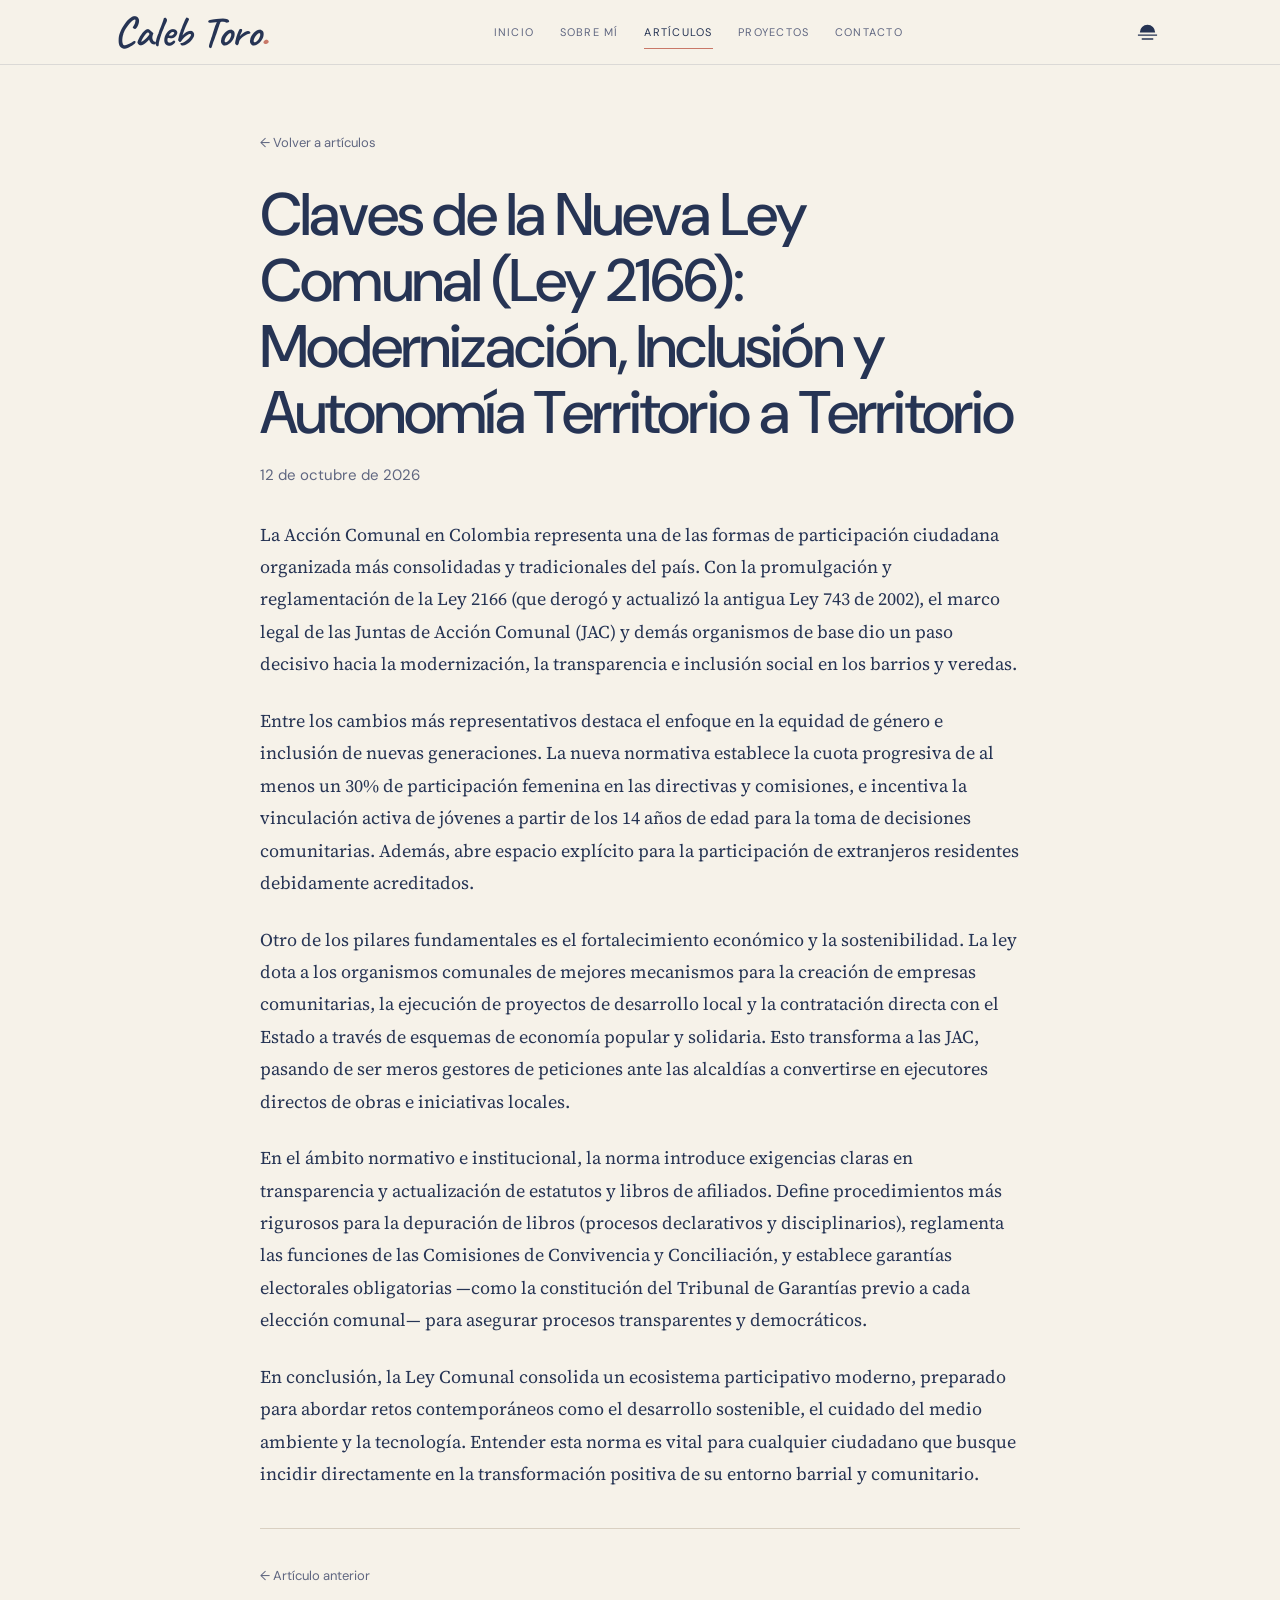
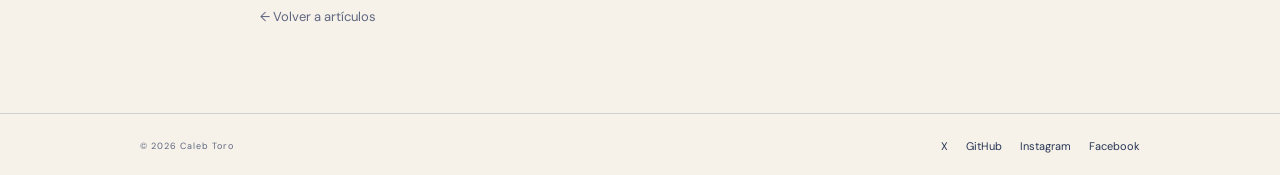
<file: posts/ley-comunal.html>
<!doctype html>
<html lang="es">
  <head>
    <meta charset="utf-8">
    <meta name="viewport" content="width=device-width, initial-scale=1">
    <meta name="theme-color" content="#f6f2e9">
    <title>Claves de la Nueva Ley Comunal (Ley 2166) — Caleb Toro</title>
    <meta
      name="description"
      content="Un recorrido por los cambios de la Ley 2166 para la acción comunal en Colombia: inclusión, sostenibilidad, transparencia y autonomía."
    >

    <link rel="preconnect" href="https://fonts.googleapis.com">
    <link rel="preconnect" href="https://fonts.gstatic.com" crossorigin>
    <link
      href="https://fonts.googleapis.com/css2?family=Barlow+Condensed:wght@400;500;600&family=Caveat:wght@500;600&family=DM+Sans:wght@400;500;600;700&family=Source+Serif+4:wght@400;500&display=swap"
      rel="stylesheet"
    >
    <script src="../assets/js/theme.js"></script>
    <link rel="stylesheet" href="../assets/css/style.css">
  </head>

  <body class="article-reading-page">
    <a class="skip-link" href="#contenido">Saltar al contenido</a>

    <header class="site-header">
      <div class="header-inner">
        <a class="wordmark" href="../index.html">
          Caleb Toro<span class="wordmark-dot">.</span>
        </a>

        <button
          class="menu-toggle"
          type="button"
          aria-expanded="false"
          aria-controls="nav-principal"
        >
          Menú <span>☰</span>
        </button>

        <nav class="primary-nav" id="nav-principal" aria-label="Navegación principal">
          <a href="../index.html">Inicio</a>
          <a href="../sobre-mi.html">Sobre mí</a>
          <a href="../articulos.html" aria-current="page">Artículos</a>
          <a href="../proyectos.html">Proyectos</a>
          <a href="../contacto.html">Contacto</a>
        </nav>

        <button class="theme-toggle" type="button" aria-label="Cambiar tema" aria-pressed="false">
          <svg viewBox="0 0 24 24" aria-hidden="true">
            <path d="M4 12a8 8 0 0 1 16 0H4Zm-2 2h20v1.5H2zm4 4h12v1.5H6z"></path>
          </svg>
        </button>
      </div>
    </header>

    <main class="site-main" id="contenido">
      <article class="reading-column article-page">
        <a class="back-link" href="../articulos.html">← Volver a artículos</a>

        <header class="article-heading">
          <h1 class="page-title">
            Claves de la Nueva Ley Comunal (Ley 2166): Modernización, Inclusión y
            Autonomía Territorio a Territorio
          </h1>
          <p class="article-date">
            <time datetime="2026-10-12">12 de octubre de 2026</time>
          </p>
        </header>

        <div class="prose">
          <p>
            La Acción Comunal en Colombia representa una de las formas de
            participación ciudadana organizada más consolidadas y tradicionales del
            país. Con la promulgación y reglamentación de la Ley 2166 (que derogó y
            actualizó la antigua Ley 743 de 2002), el marco legal de las Juntas de
            Acción Comunal (JAC) y demás organismos de base dio un paso decisivo
            hacia la modernización, la transparencia e inclusión social en los
            barrios y veredas.
          </p>

          <p>
            Entre los cambios más representativos destaca el enfoque en la equidad
            de género e inclusión de nuevas generaciones. La nueva normativa
            establece la cuota progresiva de al menos un 30% de participación
            femenina en las directivas y comisiones, e incentiva la vinculación
            activa de jóvenes a partir de los 14 años de edad para la toma de
            decisiones comunitarias. Además, abre espacio explícito para la
            participación de extranjeros residentes debidamente acreditados.
          </p>

          <p>
            Otro de los pilares fundamentales es el fortalecimiento económico y la
            sostenibilidad. La ley dota a los organismos comunales de mejores
            mecanismos para la creación de empresas comunitarias, la ejecución de
            proyectos de desarrollo local y la contratación directa con el Estado a
            través de esquemas de economía popular y solidaria. Esto transforma a
            las JAC, pasando de ser meros gestores de peticiones ante las alcaldías
            a convertirse en ejecutores directos de obras e iniciativas locales.
          </p>

          <p>
            En el ámbito normativo e institucional, la norma introduce exigencias
            claras en transparencia y actualización de estatutos y libros de
            afiliados. Define procedimientos más rigurosos para la depuración de
            libros (procesos declarativos y disciplinarios), reglamenta las
            funciones de las Comisiones de Convivencia y Conciliación, y establece
            garantías electorales obligatorias —como la constitución del Tribunal
            de Garantías previo a cada elección comunal— para asegurar procesos
            transparentes y democráticos.
          </p>

          <p>
            En conclusión, la Ley Comunal consolida un ecosistema participativo
            moderno, preparado para abordar retos contemporáneos como el desarrollo
            sostenible, el cuidado del medio ambiente y la tecnología. Entender esta
            norma es vital para cualquier ciudadano que busque incidir directamente
            en la transformación positiva de su entorno barrial y comunitario.
          </p>
        </div>

        <nav class="article-pagination" aria-label="Navegación entre artículos">
          <a class="back-link" href="derecho-y-tecnologia.html">← Artículo anterior</a>
        </nav>

        <a class="back-link" href="../articulos.html">← Volver a artículos</a>
      </article>
    </main>

    <footer class="site-footer">
      <div class="footer-inner">
        <p class="copyright">© <span class="current-year">2026</span> Caleb Toro</p>

        <nav class="social-links" aria-label="Redes sociales">
          <a href="https://twitter.com/CalebToro_" target="_blank" rel="noopener noreferrer">X</a>
          <a href="https://github.com/CalebToro" target="_blank" rel="noopener noreferrer">GitHub</a>
          <a href="https://www.instagram.com/calebtoro_/" target="_blank" rel="noopener noreferrer">Instagram</a>
          <a href="https://www.facebook.com/freidertoro7/" target="_blank" rel="noopener noreferrer">Facebook</a>
        </nav>
      </div>
    </footer>

    <script src="../assets/js/main.js"></script>
  </body>
</html>
</file>
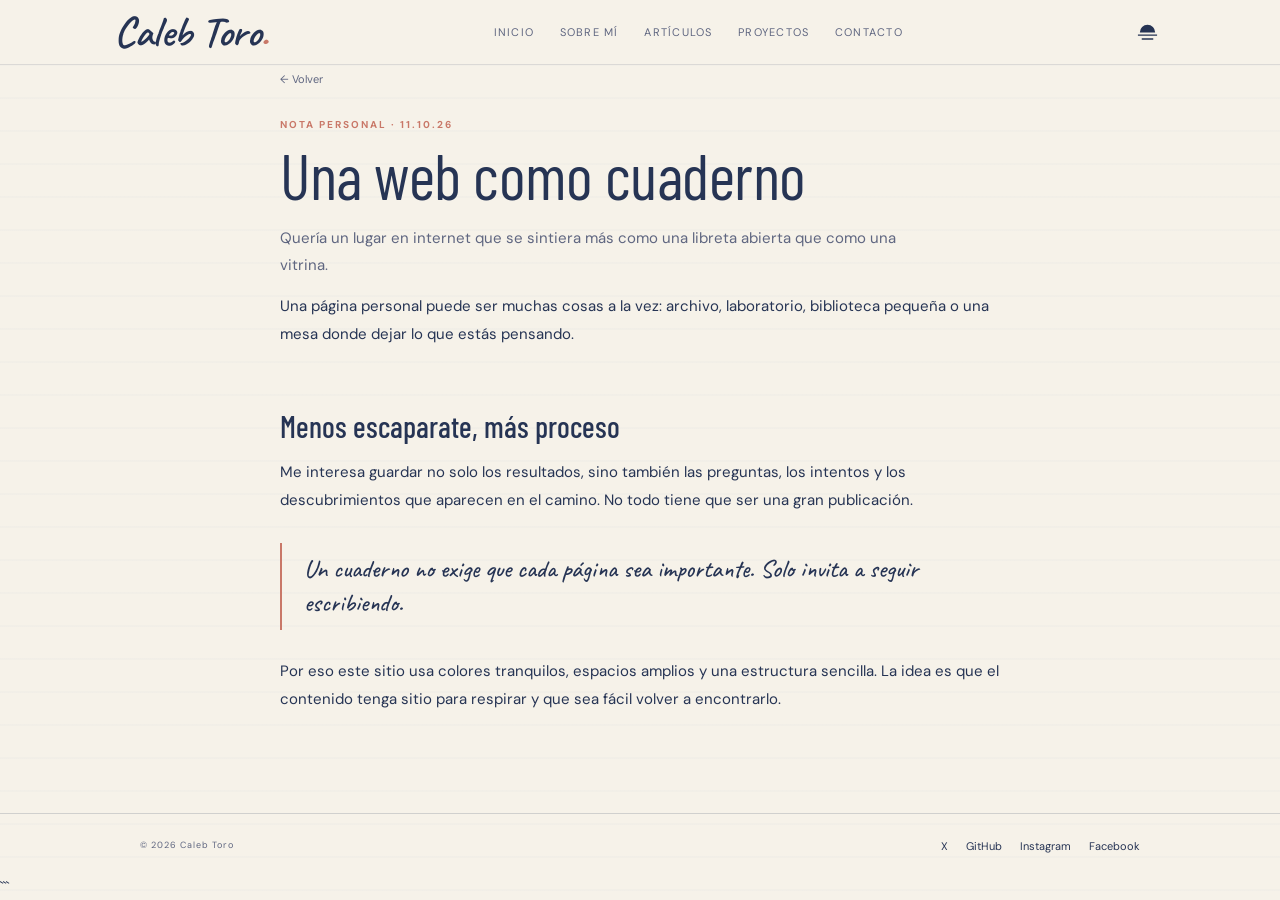
<file: posts/una-web-como-cuaderno.html>
<!doctype html>
<html lang="es">
  <head>
    <meta charset="utf-8">
    <meta name="viewport" content="width=device-width, initial-scale=1">
    <meta name="theme-color" content="#f6f2e9">
    <title>Una web como cuaderno — Caleb Toro</title>
    <meta
      name="description"
      content="Una reflexión sobre crear un sitio personal que funcione como cuaderno abierto: un lugar para guardar preguntas, ideas y procesos."
    >

    <link rel="preconnect" href="https://fonts.googleapis.com">
    <link rel="preconnect" href="https://fonts.gstatic.com" crossorigin>
    <link
      href="https://fonts.googleapis.com/css2?family=Barlow+Condensed:wght@400;500;600&family=Caveat:wght@500;600&family=DM+Sans:wght@400;500;600;700&display=swap"
      rel="stylesheet"
    >
    <script src="../assets/js/theme.js"></script>
    <link rel="stylesheet" href="../assets/css/style.css">
  </head>

  <body>
    <a class="skip-link" href="#contenido">Saltar al contenido</a>

    <header class="site-header">
      <div class="header-inner">
        <a class="wordmark" href="../index.html">
          Caleb Toro<span class="wordmark-dot">.</span>
        </a>

        <button
          class="menu-toggle"
          type="button"
          aria-expanded="false"
          aria-controls="nav-principal"
        >
          Menú <span>☰</span>
        </button>

        <nav class="primary-nav" id="nav-principal" aria-label="Navegación principal">
          <a href="../index.html">Inicio</a>
          <a href="../sobre-mi.html">Sobre mí</a>
          <a href="../articulos.html">Artículos</a>
          <a href="../proyectos.html">Proyectos</a>
          <a href="../contacto.html">Contacto</a>
        </nav>

        <button class="theme-toggle" type="button" aria-label="Cambiar tema" aria-pressed="false">
          <svg viewBox="0 0 24 24" aria-hidden="true">
            <path d="M4 12a8 8 0 0 1 16 0H4Zm-2 2h20v1.5H2zm4 4h12v1.5H6z"></path>
          </svg>
        </button>
      </div>
    </header>

    <main class="site-main" id="contenido">
      <article class="reading-column article-page">
        <a class="back-link" href="../cuaderno.html">← Volver</a>

        <p class="eyebrow">NOTA PERSONAL · 11.10.26</p>
        <h1 class="page-title">Una web como cuaderno</h1>
        <p class="page-intro">
          Quería un lugar en internet que se sintiera más como una libreta abierta
          que como una vitrina.
        </p>

        <div class="prose">
          <p>
            Una página personal puede ser muchas cosas a la vez: archivo, laboratorio,
            biblioteca pequeña o una mesa donde dejar lo que estás pensando.
          </p>

          <h2>Menos escaparate, más proceso</h2>

          <p>
            Me interesa guardar no solo los resultados, sino también las preguntas,
            los intentos y los descubrimientos que aparecen en el camino. No todo
            tiene que ser una gran publicación.
          </p>

          <blockquote>
            Un cuaderno no exige que cada página sea importante. Solo invita a
            seguir escribiendo.
          </blockquote>

          <p>
            Por eso este sitio usa colores tranquilos, espacios amplios y una
            estructura sencilla. La idea es que el contenido tenga sitio para
            respirar y que sea fácil volver a encontrarlo.
          </p>
        </div>

      </article>
    </main>

    <footer class="site-footer">
      <div class="footer-inner">
        <p class="copyright">© <span class="current-year">2026</span> Caleb Toro</p>

        <nav class="social-links" aria-label="Redes sociales">
          <a href="https://twitter.com/CalebToro_" target="_blank" rel="noopener noreferrer">X</a>
          <a href="https://github.com/CalebToro" target="_blank" rel="noopener noreferrer">GitHub</a>
          <a href="https://www.instagram.com/calebtoro_/" target="_blank" rel="noopener noreferrer">Instagram</a>
          <a href="https://www.facebook.com/freidertoro7/" target="_blank" rel="noopener noreferrer">Facebook</a>
        </nav>
      </div>
    </footer>

    <script src="../assets/js/main.js"></script>
  </body>
</html>
```
</file>
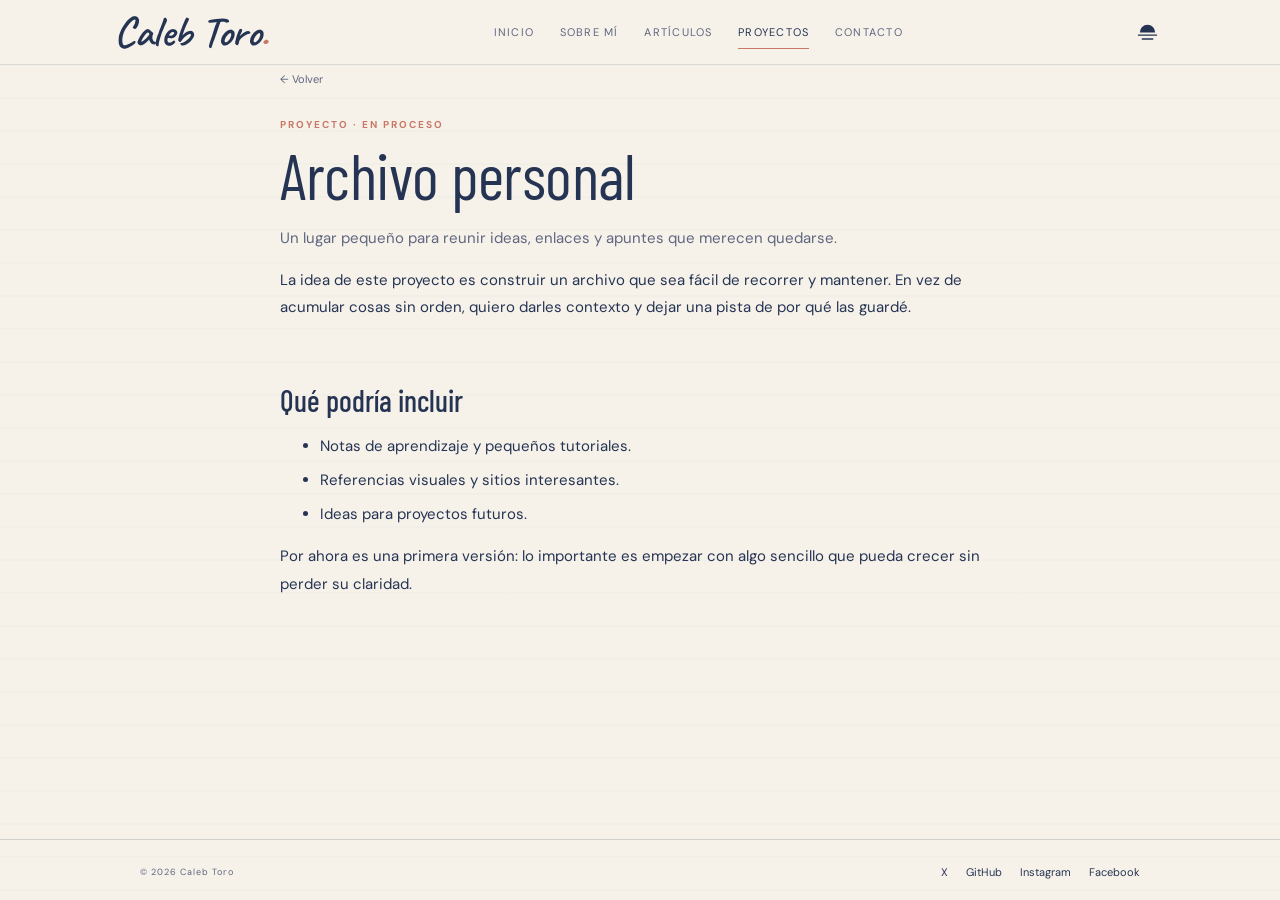
<file: proyectos/archivo-personal.html>
<!doctype html>
<html lang="es">
  <head>
    <meta charset="utf-8">
    <meta name="viewport" content="width=device-width, initial-scale=1">
    <meta name="theme-color" content="#f6f2e9">
    <title>Archivo personal — Caleb Toro</title>
    <meta
      name="description"
      content="Conoce Archivo personal, un proyecto en proceso para organizar ideas, enlaces y apuntes con contexto y claridad."
    >

    <link rel="preconnect" href="https://fonts.googleapis.com">
    <link rel="preconnect" href="https://fonts.gstatic.com" crossorigin>
    <link
      href="https://fonts.googleapis.com/css2?family=Barlow+Condensed:wght@400;500;600&family=Caveat:wght@500;600&family=DM+Sans:wght@400;500;600;700&display=swap"
      rel="stylesheet"
    >
    <script src="../assets/js/theme.js"></script>
    <link rel="stylesheet" href="../assets/css/style.css">
  </head>

  <body>
    <a class="skip-link" href="#contenido">Saltar al contenido</a>

    <header class="site-header">
      <div class="header-inner">
        <a class="wordmark" href="../index.html">
          Caleb Toro<span class="wordmark-dot">.</span>
        </a>

        <button
          class="menu-toggle"
          type="button"
          aria-expanded="false"
          aria-controls="nav-principal"
        >
          Menú <span>☰</span>
        </button>

        <nav class="primary-nav" id="nav-principal" aria-label="Navegación principal">
          <a href="../index.html">Inicio</a>
          <a href="../sobre-mi.html">Sobre mí</a>
          <a href="../articulos.html">Artículos</a>
          <a href="../proyectos.html" aria-current="page">Proyectos</a>
          <a href="../contacto.html">Contacto</a>
        </nav>

        <button class="theme-toggle" type="button" aria-label="Cambiar tema" aria-pressed="false">
          <svg viewBox="0 0 24 24" aria-hidden="true">
            <path d="M4 12a8 8 0 0 1 16 0H4Zm-2 2h20v1.5H2zm4 4h12v1.5H6z"></path>
          </svg>
        </button>
      </div>
    </header>

    <main class="site-main" id="contenido">
      <article class="reading-column article-page">
        <a class="back-link" href="../proyectos.html">← Volver</a>

        <p class="eyebrow">PROYECTO · EN PROCESO</p>
        <h1 class="page-title">Archivo personal</h1>
        <p class="page-intro">
          Un lugar pequeño para reunir ideas, enlaces y apuntes que merecen quedarse.
        </p>

        <div class="prose">
          <p>
            La idea de este proyecto es construir un archivo que sea fácil de recorrer
            y mantener. En vez de acumular cosas sin orden, quiero darles contexto y
            dejar una pista de por qué las guardé.
          </p>

          <h2>Qué podría incluir</h2>
          <ul>
            <li>Notas de aprendizaje y pequeños tutoriales.</li>
            <li>Referencias visuales y sitios interesantes.</li>
            <li>Ideas para proyectos futuros.</li>
          </ul>

          <p>
            Por ahora es una primera versión: lo importante es empezar con algo
            sencillo que pueda crecer sin perder su claridad.
          </p>
        </div>

      </article>
    </main>

    <footer class="site-footer">
      <div class="footer-inner">
        <p class="copyright">© <span class="current-year">2026</span> Caleb Toro</p>

        <nav class="social-links" aria-label="Redes sociales">
          <a href="https://twitter.com/CalebToro_" target="_blank" rel="noopener noreferrer">X</a>
          <a href="https://github.com/CalebToro" target="_blank" rel="noopener noreferrer">GitHub</a>
          <a href="https://www.instagram.com/calebtoro_/" target="_blank" rel="noopener noreferrer">Instagram</a>
          <a href="https://www.facebook.com/freidertoro7/" target="_blank" rel="noopener noreferrer">Facebook</a>
        </nav>
      </div>
    </footer>

    <script src="../assets/js/main.js"></script>
  </body>
</html>
</file>
<file: assets/css/style.css>
/*
  Variables y base del tema
*/
:root {
  --paper: #f6f2e9;
  --paper-deep: #eee8dc;
  --ink: #263454;
  --ink-soft: #5f6680;
  --rule: rgba(104, 133, 177, 0.06);
  --coral: #c97868;
  --blue-accent: #4265a8;
  --blue-accent-soft: #e2e8f4;
  --lavender: #b9b3d1;
  --line: #d9d0c2;
  --header-bg: rgba(246, 242, 233, 0.94);
  --border-soft: rgba(38, 52, 84, 0.1);
  --border-medium: rgba(38, 52, 84, 0.12);
  --border-strong: rgba(38, 52, 84, 0.16);
  --header-border: rgba(38, 52, 84, 0.13);
  --panel-bg: rgba(250, 247, 240, 0.72);
  --panel-border: rgba(38, 52, 84, 0.14);
  --panel-shadow: rgba(38, 52, 84, 0.035);
  --row-hover: rgba(255, 255, 255, 0.34);
  --card-bg: rgba(250, 247, 240, 0.65);
  --card-shadow: rgba(38, 52, 84, 0.06);
  --code-bg: rgba(185, 179, 209, 0.2);
  --footer-border: rgba(38, 52, 84, 0.18);
  color-scheme: light;
  --sans: "DM Sans", sans-serif;
  --display: "Barlow Condensed", sans-serif;
  --hand: "Caveat", cursive;
  --text-small: 0.75rem;
  --text-body: 0.9375rem;
  --text-lead: 1.125rem;
  --heading-small: clamp(1.5rem, 2.8vw, 1.875rem);
  --heading-section: clamp(2rem, 4vw, 2.625rem);
  --heading-page: clamp(2.75rem, 6vw, 4rem);
  --heading-hero: clamp(3.5rem, 7vw, 5.25rem);
}

:root[data-theme="dark"] {
  --paper: #1b2438;
  --paper-deep: #242f46;
  --ink: #f1eadc;
  --ink-soft: #c0c5d1;
  --rule: rgba(202, 211, 232, 0.045);
  --coral: #e49a83;
  --blue-accent: #9db8ed;
  --blue-accent-soft: #303d58;
  --lavender: #c1badb;
  --line: #46516a;
  --header-bg: rgba(27, 36, 56, 0.94);
  --border-soft: rgba(225, 231, 243, 0.1);
  --border-medium: rgba(225, 231, 243, 0.14);
  --border-strong: rgba(225, 231, 243, 0.18);
  --header-border: rgba(225, 231, 243, 0.14);
  --panel-bg: rgba(36, 47, 70, 0.8);
  --panel-border: rgba(225, 231, 243, 0.16);
  --panel-shadow: rgba(0, 0, 0, 0.12);
  --row-hover: rgba(255, 255, 255, 0.055);
  --card-bg: rgba(36, 47, 70, 0.72);
  --card-shadow: rgba(0, 0, 0, 0.18);
  --code-bg: rgba(193, 186, 219, 0.16);
  --footer-border: rgba(225, 231, 243, 0.18);
  color-scheme: dark;
}

* {
  box-sizing: border-box;
}

html {
  scroll-behavior: smooth;
  scroll-padding-top: 105px;
}

body {
  min-height: 100vh;
  margin: 0;
  color: var(--ink);
  background-color: var(--paper);
  background-image: repeating-linear-gradient(
    to bottom,
    transparent 0,
    transparent 31px,
    var(--rule) 32px,
    transparent 33px
  );
  font-family: var(--sans);
  font-size: var(--text-body);
  line-height: 1.75;
  display: flex;
  flex-direction: column;
}

a {
  color: inherit;
}

a:focus-visible,
button:focus-visible {
  outline: 2px solid var(--coral);
  outline-offset: 4px;
}

/*
  Accesibilidad y utilidades
*/
.skip-link {
  position: absolute;
  left: -9999px;
  top: 0;
}

.skip-link:focus {
  left: 1rem;
  top: 1rem;
  z-index: 1000;
  background: var(--paper);
  padding: 0.5rem 1rem;
}

/*
  Header y navegación
*/
.site-header {
  position: sticky;
  top: 0;
  z-index: 100;
  background: var(--header-bg);
  backdrop-filter: blur(12px);
  border-bottom: 1px solid var(--header-border);
}

.header-inner {
  max-width: 1120px;
  margin: 0 auto;
  padding: 13px 34px 12px;
  display: flex;
  align-items: center;
  justify-content: space-between;
  gap: 24px;
}

.wordmark {
  font: 600 43px/0.9 var(--hand);
  text-decoration: none;
  white-space: nowrap;
  letter-spacing: -0.5px;
}

.wordmark-dot {
  color: var(--coral);
}

.primary-nav {
  display: flex;
  align-items: center;
  gap: clamp(12px, 2vw, 27px);
}

.primary-nav a {
  font-size: 11px;
  text-transform: uppercase;
  letter-spacing: 1.25px;
  text-decoration: none;
  color: var(--ink-soft);
  padding: 8px 0 6px;
  border-bottom: 1px solid transparent;
}

.primary-nav a:hover,
.primary-nav a[aria-current="page"] {
  color: var(--ink);
  border-color: var(--coral);
}

.menu-toggle {
  display: none;
  border: 1px solid var(--line);
  background: transparent;
  color: var(--ink);
  border-radius: 2px;
  padding: 8px 11px;
  font: 600 11px var(--sans);
  letter-spacing: 1px;
  text-transform: uppercase;
}

.theme-toggle {
  display: inline-grid;
  width: 38px;
  height: 38px;
  flex: 0 0 auto;
  place-items: center;
  padding: 0;
  border: 0;
  border-radius: 50%;
  background: transparent;
  color: var(--ink);
  cursor: pointer;
  transition: background-color 0.2s ease, color 0.2s ease, border-color 0.2s ease;
}

.theme-toggle:hover {
  background: var(--paper-deep);
}

.theme-toggle svg {
  width: 23px;
  height: 23px;
  fill: currentColor;
}

/*
  Layout general del sitio
*/
.site-main {
  width: min(100% - 48px, 1000px);
  margin: 0 auto;
  flex: 1;
}

.paper-panel {
  background: var(--panel-bg);
  border: 1px solid var(--panel-border);
  box-shadow: 5px 5px 0 var(--panel-shadow);
}

.eyebrow {
  margin: 0 0 15px;
  color: var(--coral);
  font-size: 10px;
  line-height: 1.5;
  letter-spacing: 2px;
  font-weight: 700;
  text-transform: uppercase;
}

/*
  Home / hero
*/
.hero {
  max-width: 940px;
  margin: 48px auto 72px;
  padding: clamp(48px, 7vw, 78px) 0;
  position: relative;
}

.hero.paper-panel {
  background: transparent;
  border: 0;
  box-shadow: none;
}

.hero-copy {
  max-width: 850px;
  margin: 0 auto;
}

.hero .eyebrow {
  color: var(--blue-accent);
  font-size: 9px;
  letter-spacing: 1.6px;
}

.hero h1,
.page-title {
  margin: 0;
  font: 400 var(--heading-hero)/1.04 var(--display);
  letter-spacing: -0.5px;
}

.hero h1 em {
  position: relative;
  display: inline-block;
  color: var(--blue-accent);
  font: 600 1.08em/0.95 var(--hand);
  letter-spacing: 0;
}

.hero h1 em::after {
  position: absolute;
  right: 0;
  bottom: -0.12em;
  left: 0;
  height: 2px;
  background: currentColor;
  content: "";
  transform: rotate(-2deg);
}

.closing-note h2 em {
  color: var(--coral);
  font: 600 1.08em/0.95 var(--hand);
}

.hero-intro {
  max-width: 650px;
  margin: 26px 0 0;
  color: var(--ink);
  font: 400 clamp(1.125rem, 2vw, 1.3rem)/1.65 var(--sans);
}

.text-link {
  display: inline-flex;
  gap: 12px;
  align-items: center;
  color: var(--ink);
  text-decoration: none;
  border-bottom: 1px solid var(--coral);
  padding: 0 0 4px;
  font-size: 12px;
  font-weight: 700;
  letter-spacing: 0.3px;
}

.text-link:hover {
  color: var(--coral);
}

/*
  Secciones de listados
*/
.section-block {
  margin: 0 auto 82px;
}

.section-heading {
  display: flex;
  justify-content: space-between;
  align-items: end;
  gap: 20px;
  margin-bottom: 22px;
}

.section-heading .eyebrow {
  margin-bottom: 5px;
}

.section-heading h2,
.closing-note h2 {
  margin: 0;
  font: 500 var(--heading-section)/1.08 var(--display);
}

.accent {
  color: var(--coral);
}

.entry-list {
  border-top: 1px solid var(--border-strong);
}

.entry-row {
  display: grid;
  grid-template-columns: 90px 1fr 24px;
  align-items: center;
  gap: 18px;
  padding: 18px 8px;
  border-bottom: 1px solid var(--border-medium);
  text-decoration: none;
  transition: background 0.2s ease, padding 0.2s ease;
}

.entry-row:hover {
  background: var(--row-hover);
  padding-left: 15px;
}

.entry-date {
  color: var(--coral);
  font-size: 10px;
  letter-spacing: 1px;
  text-transform: uppercase;
}

.entry-main {
  display: flex;
  flex-direction: column;
  line-height: 1.5;
}

.entry-main strong {
  font: 500 22px/1.25 var(--display);
}

.entry-main small {
  margin-top: 5px;
  color: var(--ink-soft);
  font-size: var(--text-small);
}

.entry-arrow {
  justify-self: end;
  color: var(--coral);
}

.project-grid {
  display: grid;
  grid-template-columns: repeat(2, minmax(0, 1fr));
  gap: 18px;
}

.project-card {
  display: flex;
  flex-direction: column;
  align-items: flex-start;
  min-height: 220px;
  padding: 26px;
  border: 1px solid var(--border-strong);
  background: var(--card-bg);
  text-decoration: none;
  transition: transform 0.2s ease, box-shadow 0.2s ease;
}

.project-card:hover {
  transform: translateY(-3px);
  box-shadow: 4px 5px 0 var(--card-shadow);
}

.card-index {
  color: var(--coral);
  font-size: 9px;
  letter-spacing: 1.7px;
}

.project-card h3 {
  margin: 17px 0 8px;
  font: 500 28px/1.15 var(--display);
}

.project-card p {
  margin: 0 0 22px;
  color: var(--ink-soft);
  font-size: var(--text-small);
}

.card-link {
  margin-top: auto;
  font-size: 11px;
  border-bottom: 1px solid var(--coral);
  padding-bottom: 3px;
}

.closing-note {
  margin: 0 auto 70px;
  padding: 38px 20px 42px;
  text-align: center;
  border-top: 1px solid var(--line);
}

.closing-note .eyebrow {
  margin-bottom: 10px;
}

.closing-note h2 {
  margin-bottom: 12px;
}

.closing-note-copy {
  max-width: 440px;
  margin: 0 auto 20px;
  color: var(--ink-soft);
  font-size: 0.8125rem;
}

.button-link {
  display: inline-block;
  background: var(--ink);
  color: var(--paper);
  text-decoration: none;
  padding: 11px 18px;
  font-size: 11px;
  letter-spacing: 0.7px;
}

.button-link:hover {
  background: var(--coral);
}

/*
  Páginas internas y artículos
*/
.page-header {
  padding: 64px 0 36px;
  border-bottom: 1px solid var(--line);
  margin-bottom: 34px;
}

.page-title {
  font-size: var(--heading-page);
}

.page-intro {
  max-width: 630px;
  margin: 17px 0 0;
  color: var(--ink-soft);
  font-size: var(--text-body);
}

.reading-column {
  max-width: 720px;
  margin: 0 auto 72px;
}

.reading-column .entry-list {
  margin-top: 0;
}

.prose {
  color: var(--ink);
  font-size: var(--text-body);
  line-height: 1.85;
}

.prose h2 {
  margin: 2em 0 0.4em;
  color: var(--ink);
  font: 500 var(--heading-small)/1.2 var(--display);
}

.prose h3 {
  color: var(--ink);
  font: 500 21px/1.3 var(--display);
}

.prose a {
  text-decoration-color: var(--coral);
  text-underline-offset: 3px;
}

.prose blockquote {
  margin: 28px 0;
  padding: 10px 0 10px 22px;
  border-left: 2px solid var(--coral);
  color: var(--ink);
  font: 500 25px/1.35 var(--hand);
}

.prose li {
  margin: 6px 0;
}

.education {
  margin-top: 48px;
  padding-top: 28px;
  border-top: 1px solid var(--line);
}

.education .eyebrow {
  margin-bottom: 6px;
}

.education h2 {
  margin: 0 0 20px;
  color: var(--ink);
  font: 500 var(--heading-small)/1.15 var(--display);
}

.education-list {
  margin: 0;
}

.education-item {
  padding: 14px 0;
  border-top: 1px solid var(--border-medium);
}

.education-item dt {
  color: var(--ink);
  font-weight: 600;
}

.education-item dd {
  margin: 3px 0 0;
  color: var(--ink-soft);
  font-size: var(--text-small);
}

.article-reading-page .article-page {
  max-width: 760px;
  padding-top: 64px;
  margin-bottom: 84px;
}

.back-link {
  display: inline-block;
  margin-bottom: 28px;
  color: var(--ink-soft);
  text-decoration: none;
  font-size: 11px;
}

.back-link:hover {
  color: var(--coral);
}

.article-page .eyebrow {
  margin-bottom: 10px;
}

.article-reading-page {
  background-image: none;
}

.article-reading-page .article-page .article-heading {
  margin-bottom: 30px;
}

.article-reading-page .article-page .page-title {
  max-width: none;
  font: 500 clamp(2.5rem, 5vw, 3.75rem)/1.1 var(--sans);
  letter-spacing: -1.8px;
}

.article-date {
  margin: 16px 0 0;
  color: var(--ink-soft);
  font-size: 15px;
}

.article-reading-page .article-page .prose {
  margin-top: 0;
  color: var(--ink);
  font-family: "Source Serif 4", Georgia, serif;
  font-size: clamp(1.125rem, 1.2vw, 1.3rem);
  line-height: 1.8;
}

.article-reading-page .article-page .prose p {
  margin: 0 0 1.35em;
}

.article-reading-page .article-page .back-link {
  margin: 18px 0 0;
  font-size: 13px;
}

.article-reading-page .article-page > .back-link:first-child {
  margin: 0 0 28px;
}

.article-pagination {
  display: flex;
  justify-content: space-between;
  gap: 20px;
  margin-top: 38px;
  padding-top: 18px;
  border-top: 1px solid var(--line);
}

.article-pagination .back-link {
  margin: 0;
}

.article-pagination-next {
  justify-content: flex-end;
}

.listing-grid {
  margin: 10px 0 75px;
}

.contact-list {
  border-top: 1px solid var(--line);
}

.contact-row {
  display: flex;
  justify-content: space-between;
  gap: 20px;
  padding: 20px 4px;
  border-bottom: 1px solid var(--line);
  text-decoration: none;
}

.contact-row span {
  color: var(--ink-soft);
  font-size: var(--text-small);
}

.contact-row strong {
  font-size: var(--text-small);
  font-weight: 600;
}

.quiet-note {
  color: var(--ink-soft);
  font-size: var(--text-small);
  padding: 18px 0;
}

code {
  background: var(--code-bg);
  padding: 2px 5px;
  font-size: 0.9em;
}

/*
  Footer
*/
.site-footer {
  border-top: 1px solid var(--footer-border);
  padding: 23px 24px 18px;
  color: var(--ink-soft);
}

.footer-inner {
  max-width: 1000px;
  margin: 0 auto;
  display: flex;
  justify-content: space-between;
  align-items: center;
  gap: 20px;
  font-size: 11px;
}

.footer-inner .copyright {
  margin: 0;
  color: var(--ink-soft);
  font-size: 9px;
  letter-spacing: 1px;
}

.social-links {
  display: flex;
  flex-wrap: wrap;
  justify-content: flex-end;
  gap: 8px 18px;
}

.social-links a {
  text-decoration: none;
  color: var(--ink);
}

.social-links a:hover {
  color: var(--coral);
}

/*
  Responsive
*/
@media (max-width: 780px) {
  .header-inner {
    padding: 11px 20px;
    flex-wrap: wrap;
  }

  .wordmark {
    font-size: 39px;
  }

  .menu-toggle {
    display: inline-flex;
    align-items: center;
    gap: 8px;
  }

  .primary-nav {
    display: none;
    width: 100%;
    flex-direction: column;
    align-items: stretch;
    gap: 0;
    padding: 7px 0 4px;
  }

  .primary-nav.is-open {
    display: flex;
  }

  .primary-nav a {
    padding: 11px 4px;
    border-bottom: 1px solid var(--border-soft);
  }

  .menu-toggle {
    order: 3;
  }

  .theme-toggle {
    order: 2;
    margin-left: auto;
  }

  .primary-nav {
    order: 4;
  }

  .hero {
    margin: 20px auto 52px;
    padding: 42px 0;
  }

  .hero h1 {
    font-size: clamp(2.75rem, 10vw, 3.75rem);
  }

  .hero-intro {
    margin-top: 22px;
    font-size: 1.125rem;
  }

  .page-title {
    font-size: clamp(2.5rem, 8vw, 3.25rem);
  }

  .article-reading-page .article-page {
    padding-top: 42px;
  }

  .article-reading-page .article-page .page-title {
    font-size: clamp(2.25rem, 9vw, 3.25rem);
    letter-spacing: -1px;
  }

  .article-reading-page .article-page .prose {
    font-size: 1.125rem;
    line-height: 1.75;
  }

  .site-main {
    width: min(100% - 32px, 1000px);
  }

  .section-block {
    margin-bottom: 62px;
  }

  .section-heading {
    align-items: flex-start;
    flex-direction: column;
    gap: 12px;
  }

  .entry-row {
    grid-template-columns: 65px 1fr 18px;
    gap: 10px;
    padding: 15px 3px;
  }

  .entry-main strong {
    font-size: 20px;
  }

  .project-grid {
    grid-template-columns: 1fr;
  }

  .page-header {
    padding-top: 45px;
  }

  .contact-row {
    flex-direction: column;
    gap: 3px;
  }

  .footer-inner {
    flex-direction: column;
    align-items: flex-start;
    gap: 7px;
  }

  .social-links {
    justify-content: flex-start;
    gap: 8px 14px;
  }
}

@media (prefers-reduced-motion: reduce) {
  html {
    scroll-behavior: auto;
  }

  *,
  *::before,
  *::after {
    transition-duration: 0.01ms !important;
  }
}
</file>
